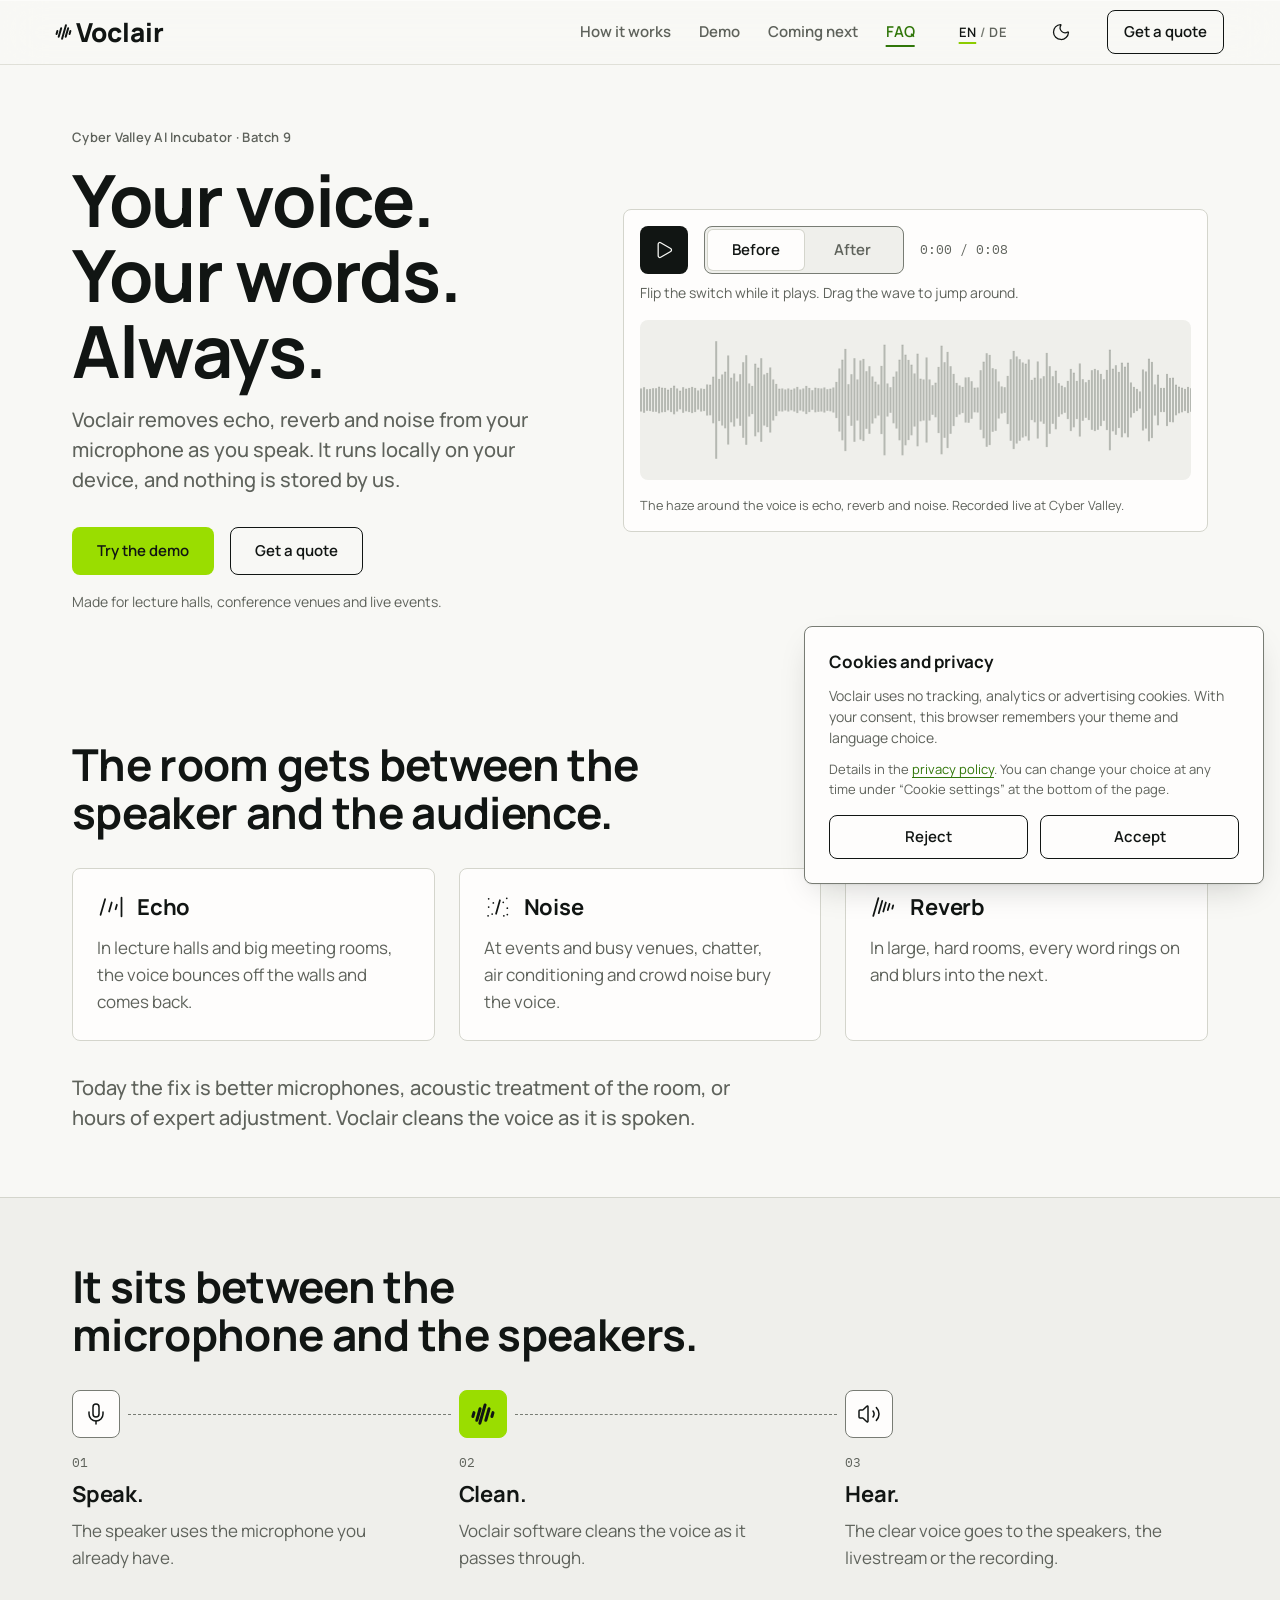
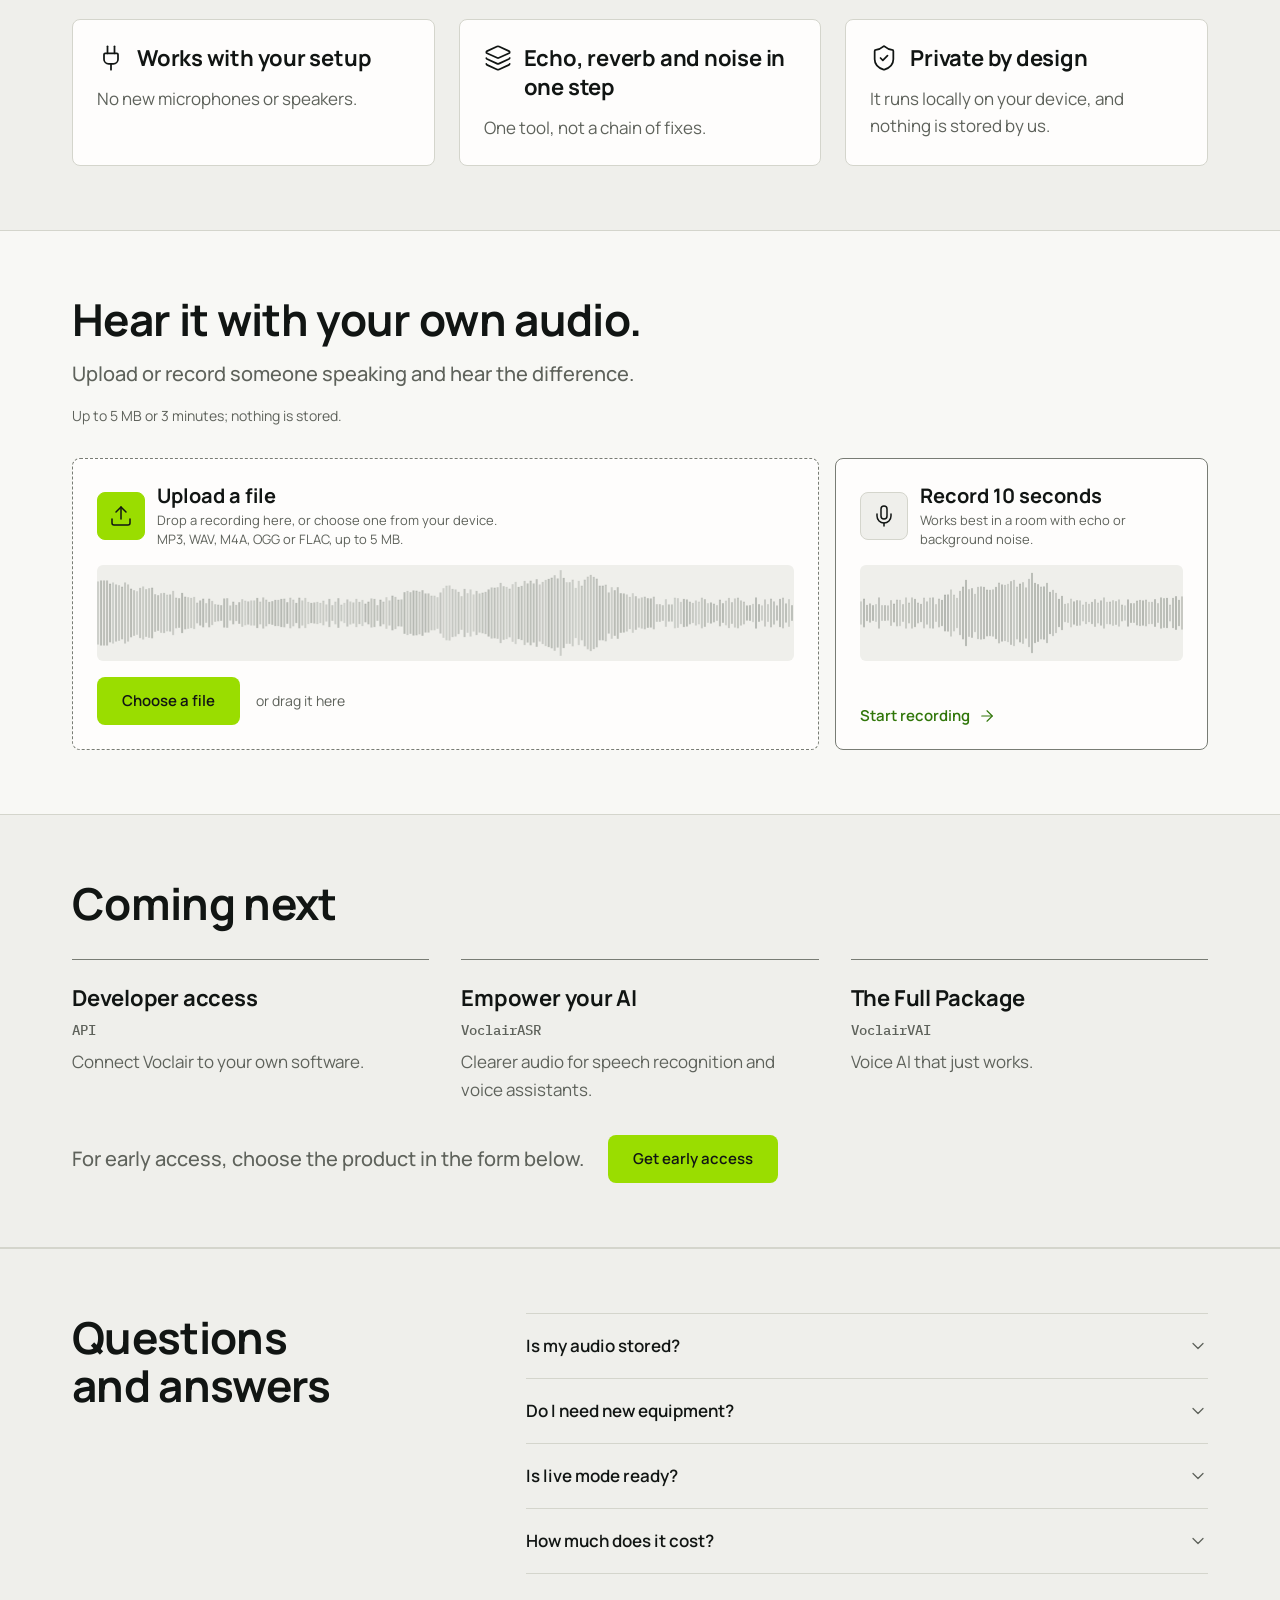
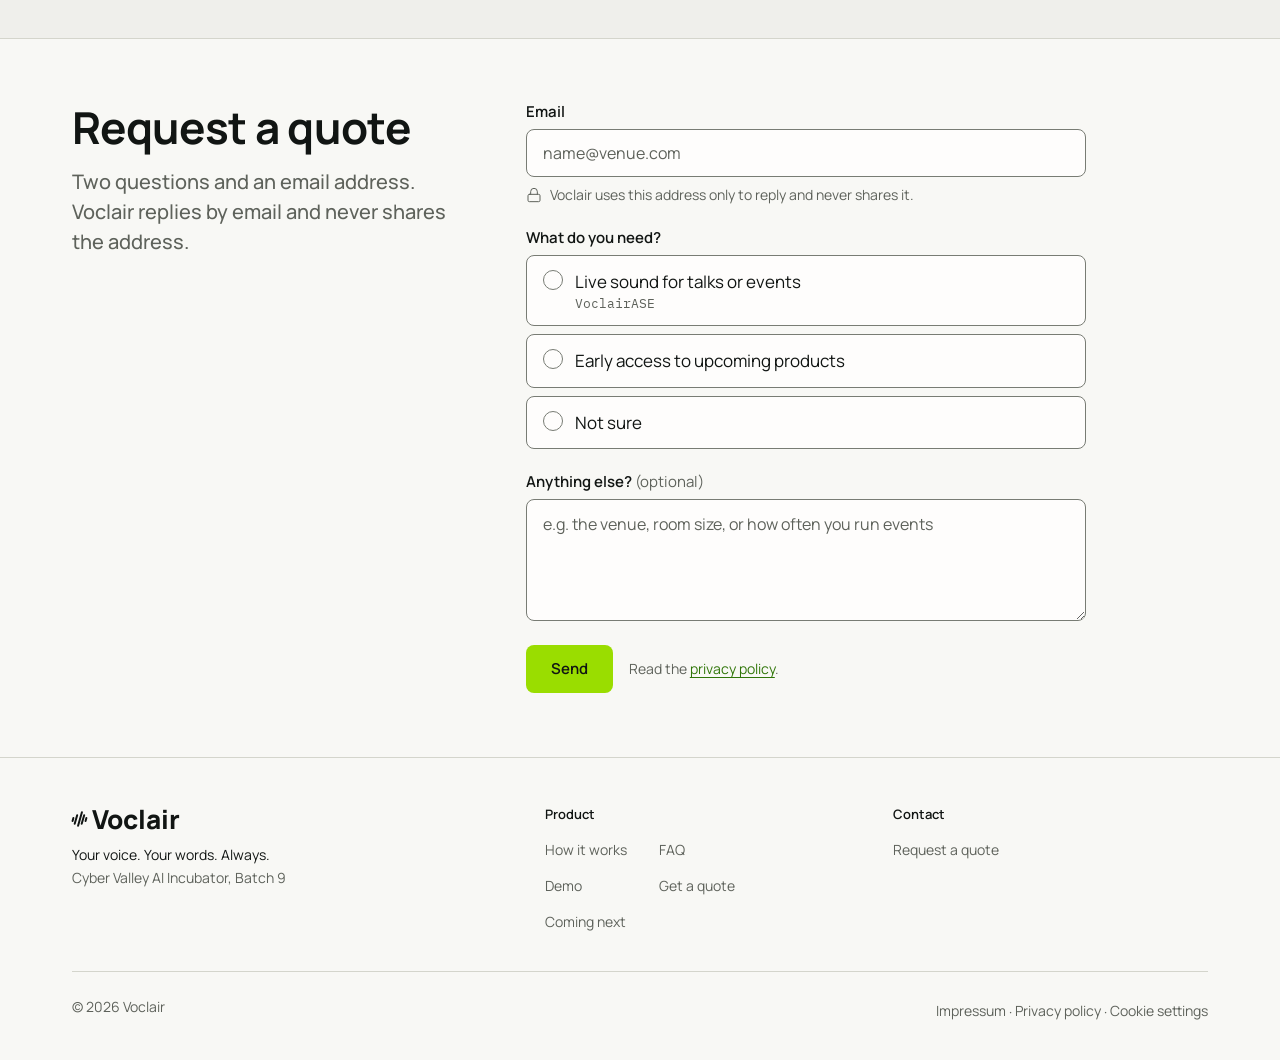
<file: index.html>
<!doctype html><html><head><meta charset=utf8><meta name=viewport content="width=device-width,initial-scale=1,viewport-fit=cover"><style>:root{color-scheme:light;box-sizing:border-box;padding-top:env(safe-area-inset-top,0px);padding-bottom:env(safe-area-inset-bottom,0px)}html{scroll-padding-top:env(safe-area-inset-top,0px)}body{margin:0;padding:0;font:14px -apple-system,BlinkMacSystemFont,sans-serif;background:#fff;color:#000}img{max-width:100%}[hidden]:not([hidden=until-found i]){display:none!important}</style></head><body>
<title>Voclair</title>
<script>document.body.classList.add("vc-page");</script>

<meta name="description" content="Voclair removes echo, reverb and noise from the microphone as people speak, in lecture halls and live venues. It runs on your own device, and nothing is stored.">
<meta property="og:title" content="Voclair: Your voice. Your words. Always.">
<meta property="og:description" content="Voclair removes echo, reverb and noise from the microphone as people speak, in lecture halls and live venues.">
<meta property="og:type" content="website">
<meta name="theme-color" content="#f8f8f5" media="(prefers-color-scheme: light)">
<meta name="theme-color" content="#0c110e" media="(prefers-color-scheme: dark)">
<link rel="icon" href="assets/img/favicon.svg" type="image/svg+xml">
<link rel="apple-touch-icon" href="assets/img/voclair-app-icon.svg">
<link rel="preload" href="assets/fonts/Manrope-Variable-latin.woff2" as="font" type="font/woff2" crossorigin>
<script>
  /* Theme before first paint: a saved choice, else a host's choice, else the system setting. */
  (function () { var d = document.documentElement, t = null; try { t = localStorage.getItem("voclair-theme"); } catch (e) {}
    d.setAttribute("data-theme", t || d.getAttribute("data-theme") || (window.matchMedia && matchMedia("(prefers-color-scheme: dark)").matches ? "dark" : "light"));
    d.classList.add("is-loading");
    /* Safety net: never leave the preloader up if a script fails to load. */
    setTimeout(function () { var p = document.getElementById("preloader"); if (p) { p.remove(); d.classList.remove("is-loading"); } }, 12000); })();
</script>
<link rel="stylesheet" href="assets/css/tokens.css">
<link rel="stylesheet" href="assets/css/voclair.css">
<link rel="stylesheet" href="assets/css/site.css">
<script src="assets/js/config.js?v=20261015-2312" defer></script>
<script src="assets/js/engine/voclair-engine-adapter.js" defer></script>
<script src="assets/js/voice-print.js" defer></script>
<script src="assets/js/voclair.js" defer></script>
<script src="assets/js/i18n.js" defer></script>
<script src="assets/js/consent.js" defer></script>
<script src="assets/js/site.js" defer></script>
<noscript><style>.vc-preloader { display: none; } html.is-loading body { overflow: auto; }</style></noscript>


<!-- PRELOADER:START -->
<div class="vc-preloader" id="preloader" aria-hidden="true">
  <div class="vc-preloader-wave"><canvas class="vc-wave" aria-hidden="true"></canvas></div>
  <div class="vc-preloader-id">
    <div class="vc-logo"><span class="vc-mark" aria-hidden="true"><i></i><i></i><i></i><i></i><i></i></span><span>Voclair</span></div>
    <p class="tagline">Your voice. Your words. Always.</p>
    <div class="vc-loader"><canvas aria-hidden="true"></canvas><span class="vc-loader-pct">0%</span></div>
  </div>
</div>
<!-- PRELOADER:END -->

<a class="skip-link" href="#main">Skip to content</a>

<header class="vc-topbar" data-vc="topbar">
  <div class="vc-topbar-inner">
    <a class="vc-logo" href="#top" aria-label="Voclair, back to top"><span class="vc-mark" aria-hidden="true"><i></i><i></i><i></i><i></i><i></i></span><span>Voclair</span></a>
    <nav class="vc-nav" aria-label="Main"><a href="#how">How it works</a><a href="#demo">Demo</a><a href="#next">Coming next</a><a href="#faq">FAQ</a></nav>
    <button class="vc-lang" type="button" aria-label="Language"><span data-l="en">EN</span><span class="vc-lang-sep" aria-hidden="true">/</span><span data-l="de">DE</span></button>
    <button class="vc-theme" type="button" aria-label="Switch theme"><span data-icon="moon" class="vc-i-moon"></span><span data-icon="sun" class="vc-i-sun"></span></button>
    <a class="vc-btn vc-btn-secondary vc-btn-sm" href="#quote" data-need="">Get a quote</a>
    <button class="vc-theme vc-menu-btn" type="button" aria-expanded="false" aria-controls="mobile-menu" aria-label="Open menu"><span data-icon="menu"></span></button>
  </div>
  <div class="vc-menu" id="mobile-menu" hidden>
    <nav class="vc-nav" aria-label="Main, mobile"><a href="#how">How it works</a><a href="#demo">Demo</a><a href="#next">Coming next</a><a href="#faq">FAQ</a></nav>
    <div class="vc-menu-foot"><span class="body-sm">Appearance</span><button class="vc-theme" type="button" aria-label="Switch theme"><span data-icon="moon" class="vc-i-moon"></span><span data-icon="sun" class="vc-i-sun"></span></button></div>
    <div class="vc-menu-foot"><span class="body-sm">Language</span><button class="vc-lang" type="button" aria-label="Language"><span data-l="en">EN</span><span class="vc-lang-sep" aria-hidden="true">/</span><span data-l="de">DE</span></button></div>
  </div>
</header>

<main id="main">

  <!-- 1. Hero -->
  <section id="top" class="hero" aria-labelledby="hero-title">
    <div class="vc-container hero-grid">
      <div class="hero-copy">
        <p class="eyebrow">Cyber Valley AI Incubator · Batch 9</p>
        <h1 class="display" id="hero-title">Your voice. Your words. Always.</h1>
        <p class="lead">Voclair removes echo, reverb and noise from your microphone as you speak. It runs locally on your device, and nothing is stored by us.</p>
      </div>
      <div class="hero-player">
        <div class="vc-player" data-vc="player" data-duration="8.14" id="hero-player">
          <div class="vc-player-row">
            <button class="vc-play" type="button" aria-label="Play"><span data-icon="play" class="vc-i-play"></span><span data-icon="pause" class="vc-i-pause"></span></button>
            <fieldset class="vc-ab"><legend>Version</legend>
              <input type="radio" name="ab-hero" id="ab-hero-b" value="before" checked><label for="ab-hero-b">Before</label>
              <input type="radio" name="ab-hero" id="ab-hero-a" value="after"><label for="ab-hero-a">After</label>
            </fieldset>
            <span class="vc-time">0:00 / 0:08</span>
          </div>
          <p class="vc-hint">Flip the switch while it plays. Drag the wave to jump around.</p>
          <div class="vc-player-wave"><canvas aria-hidden="true"></canvas></div>
          <p class="vc-caption hero-caption">The haze around the voice is echo, reverb and noise. Recorded live at Cyber Valley.<!-- Add once the clip uses the real-time version: <br>Processed exactly as it would be live. --></p>
        </div>
      </div>
      <div class="hero-actions">
        <div class="vc-btn-row">
          <a class="vc-btn vc-btn-primary" href="#demo">Try the demo</a>
          <a class="vc-btn vc-btn-secondary" href="#quote" data-need="">Get a quote</a>
        </div>
        <p class="body-sm">Made for lecture halls, conference venues and live events.</p>
      </div>
    </div>
  </section>

  <!-- 2. The problem -->
  <section id="problem" class="vc-section" aria-labelledby="problem-title">
    <div class="vc-container">
      <div class="section-head"><h2 class="heading" id="problem-title">The room gets between the speaker and the audience.</h2></div>
      <div class="vc-cards">
        <article class="vc-card"><span data-icon="echo"></span><h3 class="subheading">Echo</h3><p>In lecture halls and big meeting rooms, the voice bounces off the walls and comes back.</p></article>
        <article class="vc-card"><span data-icon="noise"></span><h3 class="subheading">Noise</h3><p>At events and busy venues, chatter, air conditioning and crowd noise bury the voice.</p></article>
        <article class="vc-card"><span data-icon="reverb"></span><h3 class="subheading">Reverb</h3><p>In large, hard rooms, every word rings on and blurs into the next.</p></article>
      </div>
      <p class="lead section-close">Today the fix is better microphones, acoustic treatment of the room, or hours of expert adjustment. Voclair cleans the voice as it is spoken.</p>
    </div>
  </section>

  <!-- 3. How it works -->
  <section id="how" class="vc-section band" aria-labelledby="how-title">
    <div class="vc-container">
      <div class="section-head"><h2 class="heading" id="how-title">It sits between the microphone and the speakers.</h2></div>
      <div class="vc-steps-wrap"><ol class="vc-steps">
        <li class="vc-step"><span class="vc-step-num"><span data-icon="mic"></span></span><span class="vc-step-k">01</span><h3 class="subheading">Speak.</h3><p>The speaker uses the microphone you already have.</p></li>
        <li class="vc-step"><span class="vc-step-num"><span class="vc-mark" style="--h:22px" aria-hidden="true"><i></i><i></i><i></i><i></i><i></i></span></span><span class="vc-step-k">02</span><h3 class="subheading">Clean.</h3><p>Voclair software cleans the voice as it passes through.</p></li>
        <li class="vc-step"><span class="vc-step-num"><span data-icon="volume-2"></span></span><span class="vc-step-k">03</span><h3 class="subheading">Hear.</h3><p>The clear voice goes to the speakers, the livestream or the recording.</p></li>
      </ol></div>
      <div class="vc-cards benefits">
        <article class="vc-card"><span data-icon="plug"></span><h3 class="subheading">Works with your setup</h3><p>No new microphones or speakers.</p></article>
        <article class="vc-card"><span data-icon="layers"></span><h3 class="subheading">Echo, reverb and noise in one step</h3><p>One tool, not a chain of fixes.</p></article>
        <article class="vc-card"><span data-icon="shield-check"></span><h3 class="subheading">Private by design</h3><p>It runs locally on your device, and nothing is stored by us.</p></article>
        <!-- Add once measured:
        <article class="vc-card"><span data-icon="timer"></span><h3 class="subheading">Barely any delay</h3><p>Under [X] ms.</p></article> -->
      </div>
    </div>
  </section>

  <!-- 4. Demo -->
  <section id="demo" class="vc-section" aria-labelledby="demo-title">
    <div class="vc-container">
      <div class="section-head">
        <h2 class="heading" id="demo-title">Hear it with your own audio.</h2>
        <p class="lead">Upload or record someone speaking and hear the difference.</p>
        <p class="body-sm">Up to 5 MB or 3 minutes; nothing is stored.</p>
      </div>

      <div class="demo" id="demo-app" data-stage="idle">
        <div class="demo-options">
          <!-- Primary path: a large drop zone -->
          <label class="demo-opt demo-opt-drop" id="demo-drop" for="demo-file">
            <span class="demo-opt-head"><span class="demo-opt-icon demo-icon-upload"><span data-icon="upload"></span></span><span class="demo-opt-text"><span class="demo-opt-title">Upload a file</span><span class="demo-opt-note">Drop a recording here, or choose one from your device. MP3, WAV, M4A, OGG or FLAC, up to 5&nbsp;MB.</span></span></span>
            <span class="demo-opt-wave" aria-hidden="true"><canvas data-vc="wave" data-state="before" data-seed="2.1"></canvas><canvas class="demo-wave-clean" data-vc="wave" data-state="after" data-seed="2.1"></canvas></span>
            <span class="demo-opt-foot"><span class="vc-btn vc-btn-primary demo-opt-btn">Choose a file</span><span class="demo-opt-hint">or drag it here</span></span>
            <span class="demo-opt-live"></span>
            <input type="file" id="demo-file" accept="audio/*,.mp3,.wav,.m4a,.ogg,.flac,.webm" class="vc-sr">
          </label>

          <button class="demo-opt" type="button" id="demo-record">
            <span class="demo-opt-head"><span class="demo-opt-icon demo-icon-mic"><span data-icon="mic"></span></span><span class="demo-opt-text"><span class="demo-opt-title">Record 10 seconds</span><span class="demo-opt-note">Works best in a room with echo or background noise.</span></span></span>
            <span class="demo-opt-wave" aria-hidden="true"><canvas data-vc="wave" data-state="before" data-seed="3.7"></canvas><canvas class="demo-wave-clean" data-vc="wave" data-state="after" data-seed="3.7"></canvas></span>
            <span class="demo-recorder" id="demo-recording" hidden>
              <span class="vc-status" data-live>Recording</span>
              <span class="demo-count" id="demo-count">0:10</span>
              <span class="demo-level" aria-hidden="true"><i id="demo-level"></i></span>
            </span>
            <span class="demo-opt-action" id="demo-record-action"><span data-icon="square" class="demo-stop-icon"></span><span class="demo-action-label">Start recording</span><span data-icon="arrow-right" class="demo-arrow"></span></span>
            <span class="demo-opt-live"></span>
          </button>
        </div>

        <!-- Moved by demo.js into the card that started the work -->
        <span class="demo-progress" id="demo-progress" role="status" hidden>
          <span class="vc-status" data-live id="demo-stage-text">Reading the recording…</span>
          <span class="demo-bar" aria-hidden="true"></span>
          <span class="body-sm" id="demo-typical" hidden></span>
        </span>
        <span class="demo-done" id="demo-done" hidden><span data-icon="check"></span>Cleaned. Listen below.</span>

        <p class="vc-error demo-error" id="demo-error" role="alert" hidden><span data-icon="circle-alert"></span><span id="demo-error-text"></span></p>

        <div class="demo-results" id="demo-results" hidden>
          <div class="vc-player" data-vc="player" data-duration="10" id="demo-player">
            <div class="vc-player-row">
              <button class="vc-play" type="button" aria-label="Play"><span data-icon="play" class="vc-i-play"></span><span data-icon="pause" class="vc-i-pause"></span></button>
              <fieldset class="vc-ab"><legend>Version</legend>
                <input type="radio" name="ab-demo" id="ab-demo-b" value="before" checked><label for="ab-demo-b">Before</label>
                <input type="radio" name="ab-demo" id="ab-demo-a" value="after"><label for="ab-demo-a">After</label>
              </fieldset>
              <span class="vc-time">0:00 / 0:10</span>
            </div>
            <p class="vc-hint">Flip the switch while it plays. Drag the wave to jump around.</p>
            <div class="vc-player-wave"><canvas aria-hidden="true"></canvas></div>
            <p class="vc-caption" id="demo-caption">Your recording, before and after.<!-- Add once the demo uses the real-time version: <br>Processed exactly as it would be live. --></p>
          </div>
          <p class="vc-note demo-stub" id="demo-stub" hidden><span data-icon="info"></span><span>Preview build: the cleaning model is not connected yet, so After plays the original recording.</span></p>
          <div class="vc-btn-row">
            <a class="vc-btn vc-btn-primary" id="demo-download" href="#" download="voclair-clean"><span data-icon="download"></span>Download the clean version</a>
          </div>

          <details class="demo-details" id="demo-details">
            <summary><span>Show details</span><span data-icon="chevron-down"></span></summary>
            <div class="spectro-grid">
              <figure><canvas class="spectro" id="spectro-before" aria-hidden="true"></canvas><figcaption class="vc-caption">Before: spectrogram (time left to right, pitch bottom to top)</figcaption></figure>
              <figure><canvas class="spectro" id="spectro-after" aria-hidden="true"></canvas><figcaption class="vc-caption">After: spectrogram</figcaption></figure>
            </div>
          </details>

          <details class="demo-details" id="demo-transcript">
            <summary><span>Preview: clearer audio, clearer transcripts (coming next)</span><span data-icon="chevron-down"></span></summary>
            <div class="transcript" id="transcript-body">
              <p class="vc-status" data-live id="transcript-status" hidden>Transcribing both versions…</p>
            </div>
          </details>

          <div class="demo-close">
            <p class="lead">To use Voclair in a venue, describe it in the quote form and Voclair will reply with a price.</p>
            <a class="vc-btn vc-btn-secondary" href="#quote" data-need="live">Get a quote</a>
          </div>
        </div>
      </div>
    </div>
  </section>

  <!-- 5. Coming next -->
  <section id="next" class="vc-section band" aria-labelledby="next-title">
    <div class="vc-container">
      <div class="section-head"><h2 class="heading" id="next-title">Coming next</h2></div>
      <ul class="next-list">
        <li><h3 class="subheading">Developer access</h3><span class="code">API</span><p>Connect Voclair to your own software.</p></li>
        <li><h3 class="subheading">Empower your AI</h3><span class="code">VoclairASR</span><p>Clearer audio for speech recognition and voice assistants.</p></li>
        <li><h3 class="subheading">The Full Package</h3><span class="code">VoclairVAI</span><p>Voice AI that just works.</p></li>
      </ul>
      <div class="next-close">
        <p class="lead">For early access, choose the product in the form below.</p>
        <a class="vc-btn vc-btn-primary" href="#quote" data-need="early">Get early access</a>
      </div>
    </div>
  </section>


  <!-- 7. FAQ (only questions with confirmed answers) -->
  <section id="faq" class="vc-section band" aria-labelledby="faq-title">
    <div class="vc-container faq-grid">
      <div class="section-head"><h2 class="heading" id="faq-title">Questions and answers</h2></div>
      <div class="vc-accordion">
        <details><summary>Is my audio stored?<span data-icon="chevron-down"></span></summary><div class="vc-answer"><p>No. Voclair runs on your own device, and nothing is kept.</p></div></details>
        <details><summary>Do I need new equipment?<span data-icon="chevron-down"></span></summary><div class="vc-answer"><p>No. Voclair is software. It works with the microphones and speakers you already have.</p></div></details>
        <!-- Add when answered: What does it run on? · What if it fails during a talk? · Does it work with music? · How much delay does it add? -->
        <details><summary>Is live mode ready?<span data-icon="chevron-down"></span></summary><div class="vc-answer"><p>Live mode is in testing. The result can be heard on a recording today.</p></div></details>
        <details><summary>How much does it cost?<span data-icon="chevron-down"></span></summary><div class="vc-answer"><p>Pricing depends on the venue and how Voclair is used. Request a quote, and Voclair will reply by email.</p></div></details>
      </div>
    </div>
  </section>

  <!-- 8. Get a quote -->
  <section id="quote" class="vc-section" aria-labelledby="quote-title">
    <div class="vc-container quote-grid">
      <div class="section-head">
        <h2 class="heading" id="quote-title">Request a quote</h2>
        <p class="lead" id="quote-sub">Two questions and an email address. Voclair replies by email and never shares the address.</p>
      </div>
      <div id="quote-slot">
        <form class="vc-form" id="quote-form" novalidate>
          <div class="vc-field">
            <label class="vc-label" for="q-email">Email</label>
            <input class="vc-input" id="q-email" name="email" type="email" autocomplete="email" inputmode="email" required aria-describedby="q-email-note" placeholder="name@venue.com">
            <p class="vc-error" id="q-email-err" hidden><span data-icon="circle-alert"></span><span>Enter an email address like name@venue.com.</span></p>
            <p class="vc-note" id="q-email-note"><span data-icon="lock"></span>Voclair uses this address only to reply and never shares it.</p>
          </div>

          <fieldset class="vc-choices" id="q-need">
            <legend>What do you need?</legend>
            <label class="vc-choice"><input class="vc-radio" type="radio" name="need" id="q-need-live" value="live"><span>Live sound for talks or events<small>VoclairASE</small></span></label>
            <label class="vc-choice"><input class="vc-radio" type="radio" name="need" id="q-need-early" value="early"><span>Early access to upcoming products</span></label>
            <div class="vc-subchoices" id="q-early" hidden>
              <label class="vc-checkline"><input class="vc-check" type="checkbox" name="early" id="q-early-api" value="api"><span>Developer access</span></label>
              <label class="vc-checkline"><input class="vc-check" type="checkbox" name="early" id="q-early-asr" value="transcripts"><span>Empower your AI</span></label>
              <label class="vc-checkline"><input class="vc-check" type="checkbox" name="early" id="q-early-vai" value="captions"><span>The Full Package</span></label>
              <label class="vc-checkline"><input class="vc-check" type="checkbox" name="notify" id="q-notify" value="yes"><span>Email me when it is available</span></label>
            </div>
            <label class="vc-choice"><input class="vc-radio" type="radio" name="need" id="q-need-unsure" value="unsure"><span>Not sure</span></label>
          </fieldset>

          <div class="vc-field">
            <label class="vc-label" for="q-more">Anything else? <span class="vc-opt">(optional)</span></label>
            <textarea class="vc-input" id="q-more" name="more" rows="4" placeholder="e.g. the venue, room size, or how often you run events"></textarea>
          </div>

          <div class="vc-hp" aria-hidden="true"><label for="q-website">Website</label><input id="q-website" name="website" type="text" tabindex="-1" autocomplete="off"></div>

          <p class="vc-error" id="q-send-err" role="alert" hidden><span data-icon="circle-alert"></span><span>The message could not be sent. Check the connection and try again.</span></p>
          <div class="quote-submit">
            <button class="vc-btn vc-btn-primary" type="submit" id="q-send">Send</button>
            <p class="body-sm">Read the <a class="vc-link" href="privacy.html">privacy policy</a>.</p>
          </div>
        </form>
      </div>
    </div>
  </section>
</main>

<footer class="vc-footer">
  <div class="vc-container">
    <div class="vc-footer-grid">
      <div>
        <a class="vc-logo" href="#top"><span class="vc-mark" aria-hidden="true"><i></i><i></i><i></i><i></i><i></i></span><span>Voclair</span></a>
        <p class="footer-line">Your voice. Your words. Always.</p>
        <p>Cyber Valley AI Incubator, Batch 9</p>
      </div>
      <div><h2>Product</h2><ul class="footer-cols"><li><a href="#how">How it works</a></li><li><a href="#demo">Demo</a></li><li><a href="#next">Coming next</a></li><li><a href="#faq">FAQ</a></li><li><a href="#quote" data-need="">Get a quote</a></li></ul></div>
      <div><h2>Contact</h2><ul id="footer-contact"><li><a href="#quote" data-need="">Request a quote</a></li></ul></div>
    </div>
    <div class="vc-footer-base"><span>© 2026 Voclair</span><span><a href="impressum.html">Impressum</a> · <a href="privacy.html">Privacy policy</a> · <a href="#" data-consent-open>Cookie settings</a></span></div>
  </div>
</footer>

</body></html>
</file>
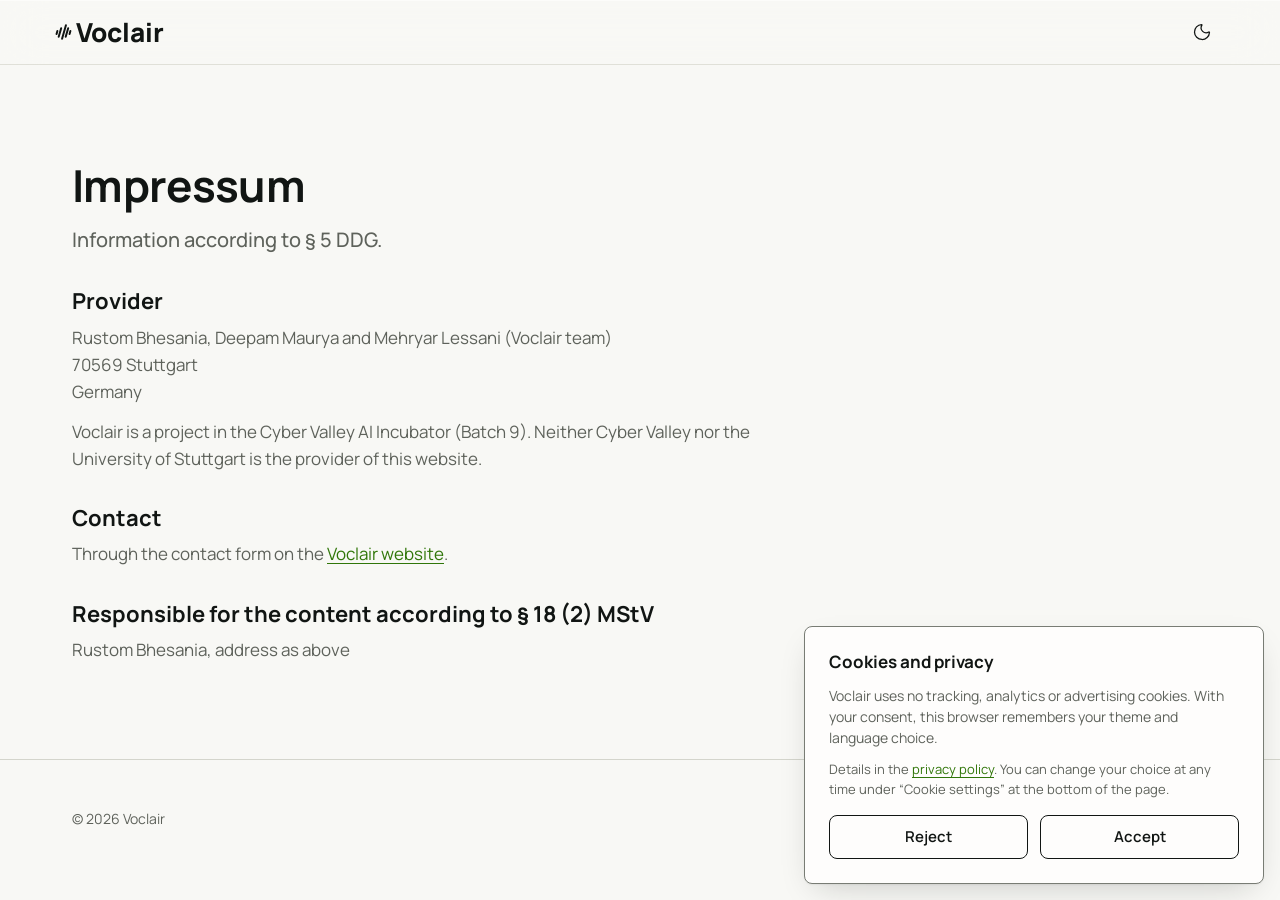
<file: impressum.html>
<!doctype html>
<html lang="en-GB">
<head>
<meta charset="utf-8">
<meta name="robots" content="noindex">
<meta name="viewport" content="width=device-width, initial-scale=1, viewport-fit=cover">
<title>Impressum · Voclair</title>
<meta name="description" content="Voclair removes echo, reverb and noise from the microphone as people speak, in lecture halls and live venues. It runs on your own device, and nothing is stored.">
<meta property="og:title" content="Voclair: Your voice. Your words. Always.">
<meta property="og:description" content="Voclair removes echo, reverb and noise from the microphone as people speak, in lecture halls and live venues.">
<meta property="og:type" content="website">
<meta name="theme-color" content="#f8f8f5" media="(prefers-color-scheme: light)">
<meta name="theme-color" content="#0c110e" media="(prefers-color-scheme: dark)">
<link rel="icon" href="assets/img/favicon.svg" type="image/svg+xml">
<link rel="apple-touch-icon" href="assets/img/voclair-app-icon.svg">
<link rel="preload" href="assets/fonts/Manrope-Variable-latin.woff2" as="font" type="font/woff2" crossorigin>
<script>
  /* Theme before first paint: a saved choice, else a host's choice, else the system setting. */
  (function () { var d = document.documentElement, t = null; try { t = localStorage.getItem("voclair-theme"); } catch (e) {}
    d.setAttribute("data-theme", t || d.getAttribute("data-theme") || (window.matchMedia && matchMedia("(prefers-color-scheme: dark)").matches ? "dark" : "light"));
})();
</script>
<link rel="stylesheet" href="assets/css/tokens.css">
<link rel="stylesheet" href="assets/css/voclair.css">
<link rel="stylesheet" href="assets/css/site.css">
<script src="assets/js/voclair.js" defer></script>
<script src="assets/js/consent.js" defer></script>
<script>document.addEventListener("DOMContentLoaded", function () { Voclair.theme.init(); Voclair.init(); });</script>
</head>
<body class="vc-page">
<header class="vc-topbar">
  <div class="vc-topbar-inner">
    <a class="vc-logo" href="index.html" aria-label="Voclair, home"><span class="vc-mark" aria-hidden="true"><i></i><i></i><i></i><i></i><i></i></span><span>Voclair</span></a>
    <button class="vc-theme" type="button" data-vc="theme" aria-label="Switch theme"><span data-icon="moon" class="vc-i-moon"></span><span data-icon="sun" class="vc-i-sun"></span></button>
  </div>
</header>
<main class="plain"><div class="vc-container">
<div class="section-head"><h1 class="heading">Impressum</h1><p class="lead">Information according to § 5 DDG.</p></div>
<!-- STILL REQUIRED BEFORE LAUNCH (§ 5 DDG): a full street address (no P.O. box) and an email address. Have it checked by the incubator's legal contact. -->
<h2>Provider</h2>
<p>Rustom Bhesania, Deepam Maurya and Mehryar Lessani (Voclair team)<br>70569 Stuttgart<br>Germany</p>
<p>Voclair is a project in the Cyber Valley AI Incubator (Batch 9). Neither Cyber Valley nor the University of Stuttgart is the provider of this website.</p>
<h2>Contact</h2>
<p>Through the contact form on the <a class="vc-link" href="index.html#quote">Voclair website</a>.</p>
<h2>Responsible for the content according to § 18 (2) MStV</h2>
<p>Rustom Bhesania, address as above</p>
</div></main>
<footer class="vc-footer"><div class="vc-container"><div class="vc-footer-base" style="border:0;margin:0;padding:0"><span>© 2026 Voclair</span><span><a href="impressum.html">Impressum</a> · <a href="privacy.html">Privacy policy</a> · <a href="#" data-consent-open>Cookie settings</a></span></div></div></footer>
</body>
</html>
</file>
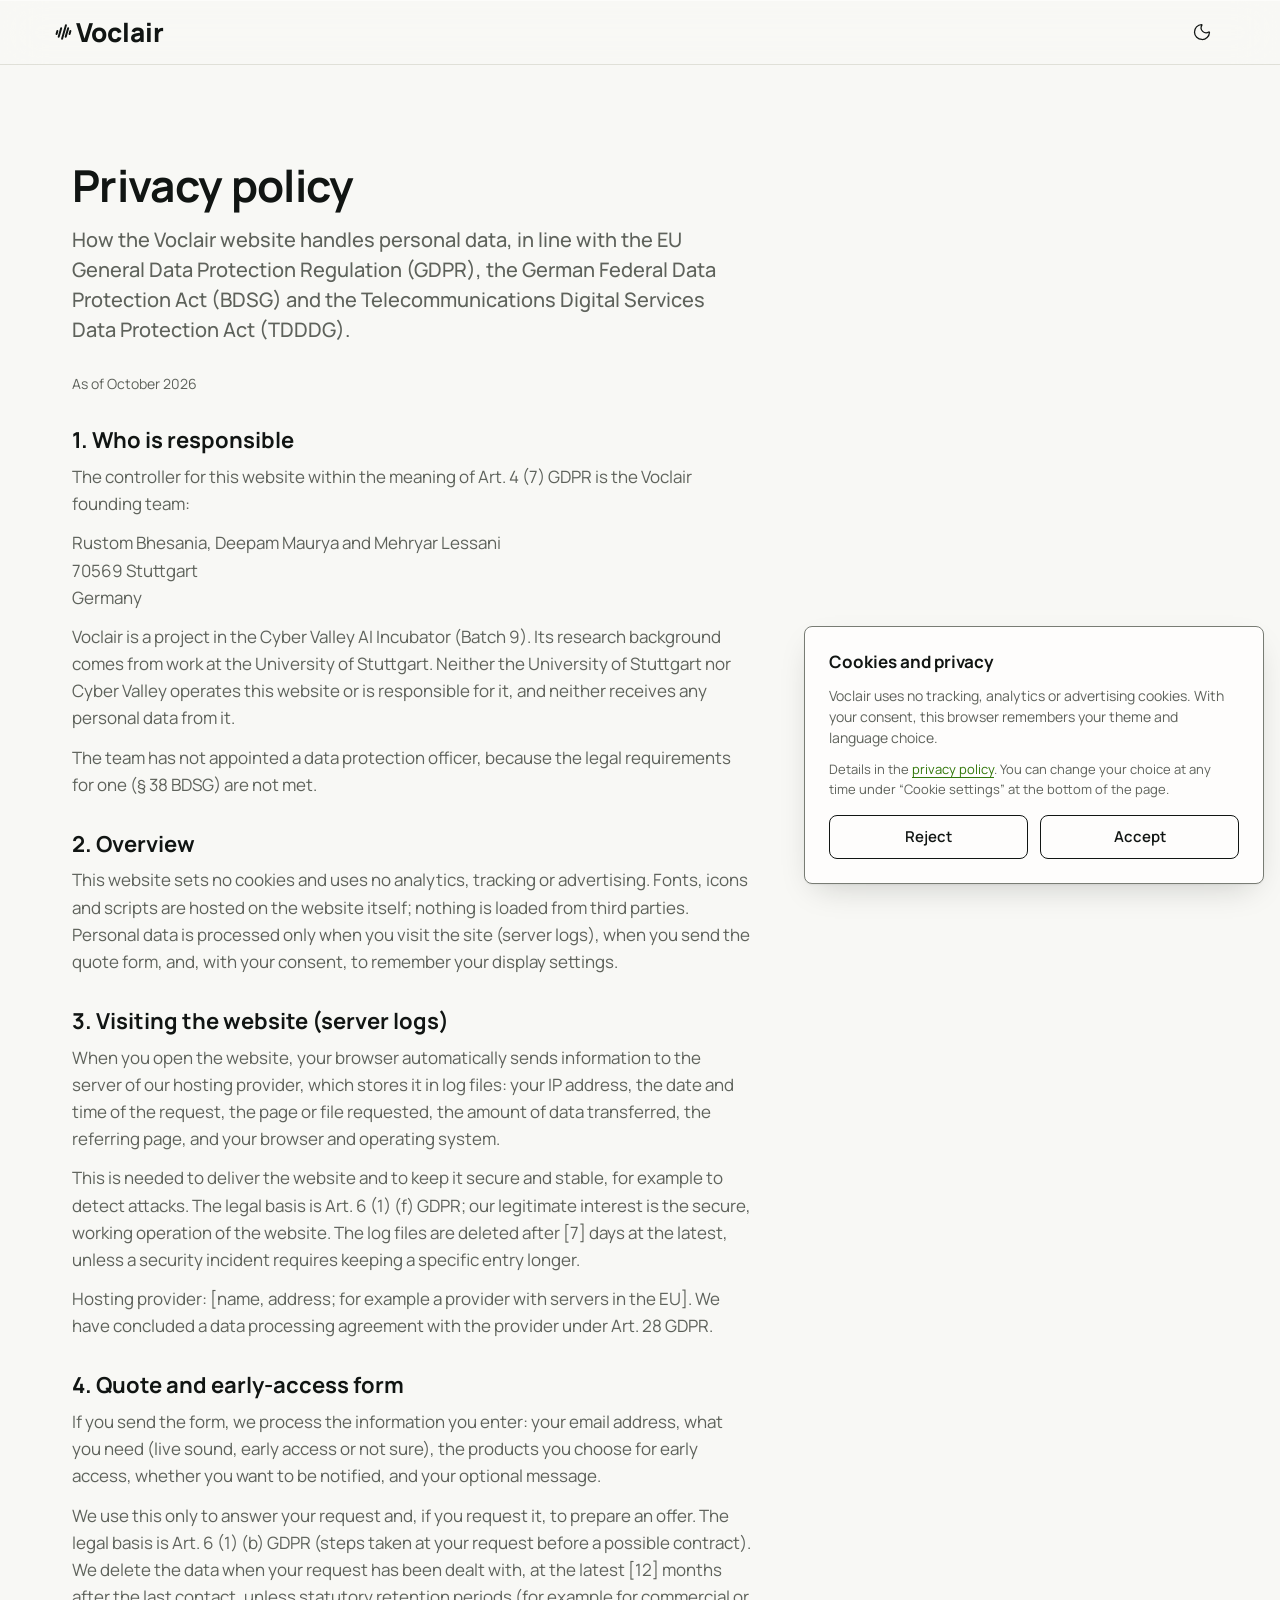
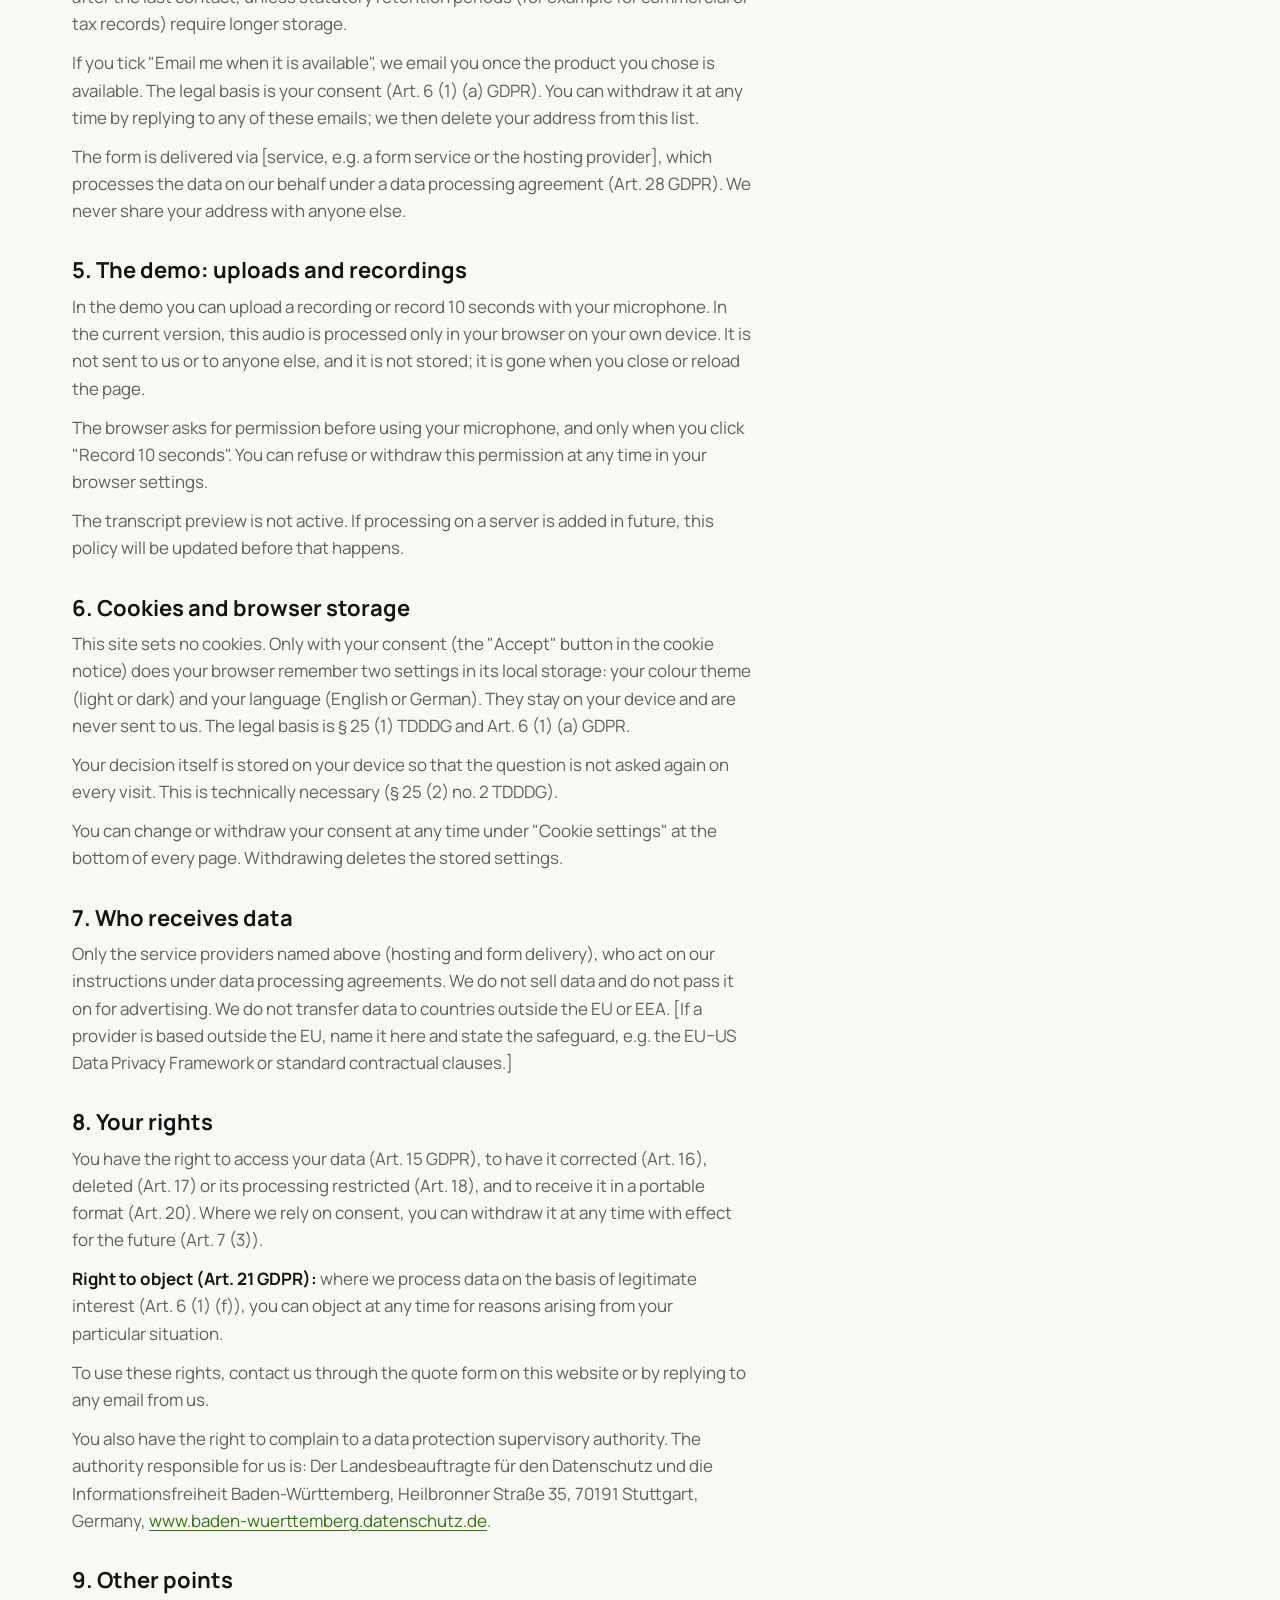
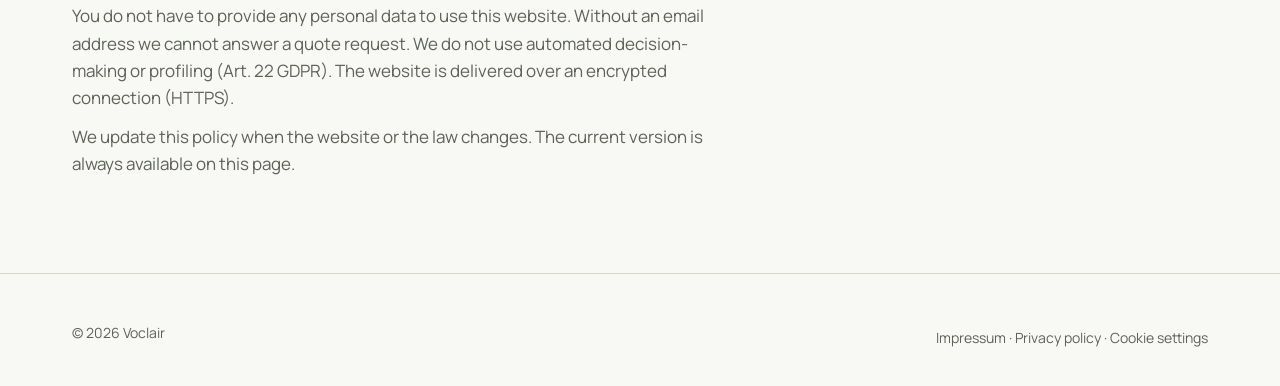
<file: privacy.html>
<!doctype html>
<html lang="en-GB">
<head>
<meta charset="utf-8">
<meta name="robots" content="noindex">
<meta name="viewport" content="width=device-width, initial-scale=1, viewport-fit=cover">
<title>Privacy policy · Voclair</title>
<meta name="description" content="Voclair removes echo, reverb and noise from the microphone as people speak, in lecture halls and live venues. It runs on your own device, and nothing is stored.">
<meta property="og:title" content="Voclair: Your voice. Your words. Always.">
<meta property="og:description" content="Voclair removes echo, reverb and noise from the microphone as people speak, in lecture halls and live venues.">
<meta property="og:type" content="website">
<meta name="theme-color" content="#f8f8f5" media="(prefers-color-scheme: light)">
<meta name="theme-color" content="#0c110e" media="(prefers-color-scheme: dark)">
<link rel="icon" href="assets/img/favicon.svg" type="image/svg+xml">
<link rel="apple-touch-icon" href="assets/img/voclair-app-icon.svg">
<link rel="preload" href="assets/fonts/Manrope-Variable-latin.woff2" as="font" type="font/woff2" crossorigin>
<script>
  /* Theme before first paint: a saved choice, else a host's choice, else the system setting. */
  (function () { var d = document.documentElement, t = null; try { t = localStorage.getItem("voclair-theme"); } catch (e) {}
    d.setAttribute("data-theme", t || d.getAttribute("data-theme") || (window.matchMedia && matchMedia("(prefers-color-scheme: dark)").matches ? "dark" : "light"));
})();
</script>
<link rel="stylesheet" href="assets/css/tokens.css">
<link rel="stylesheet" href="assets/css/voclair.css">
<link rel="stylesheet" href="assets/css/site.css">
<script src="assets/js/voclair.js" defer></script>
<script src="assets/js/consent.js" defer></script>
<script>document.addEventListener("DOMContentLoaded", function () { Voclair.theme.init(); Voclair.init(); });</script>
</head>
<body class="vc-page">
<header class="vc-topbar">
  <div class="vc-topbar-inner">
    <a class="vc-logo" href="index.html" aria-label="Voclair, home"><span class="vc-mark" aria-hidden="true"><i></i><i></i><i></i><i></i><i></i></span><span>Voclair</span></a>
    <button class="vc-theme" type="button" data-vc="theme" aria-label="Switch theme"><span data-icon="moon" class="vc-i-moon"></span><span data-icon="sun" class="vc-i-sun"></span></button>
  </div>
</header>
<main class="plain"><div class="vc-container">
<div class="section-head"><h1 class="heading">Privacy policy</h1><p class="lead">How the Voclair website handles personal data, in line with the EU General Data Protection Regulation (GDPR), the German Federal Data Protection Act (BDSG) and the Telecommunications Digital Services Data Protection Act (TDDDG).</p><p class="body-sm">As of October 2026</p></div>
<!-- BEFORE LAUNCH: replace every [bracketed] item. Have the final text checked by the incubator's legal contact. -->

<h2>1. Who is responsible</h2>
<p>The controller for this website within the meaning of Art. 4 (7) GDPR is the Voclair founding team:</p>
<p>Rustom Bhesania, Deepam Maurya and Mehryar Lessani<br>70569 Stuttgart<br>Germany</p>
<p>Voclair is a project in the Cyber Valley AI Incubator (Batch 9). Its research background comes from work at the University of Stuttgart. Neither the University of Stuttgart nor Cyber Valley operates this website or is responsible for it, and neither receives any personal data from it.</p>
<p>The team has not appointed a data protection officer, because the legal requirements for one (§ 38 BDSG) are not met.</p>

<h2>2. Overview</h2>
<p>This website sets no cookies and uses no analytics, tracking or advertising. Fonts, icons and scripts are hosted on the website itself; nothing is loaded from third parties. Personal data is processed only when you visit the site (server logs), when you send the quote form, and, with your consent, to remember your display settings.</p>

<h2>3. Visiting the website (server logs)</h2>
<p>When you open the website, your browser automatically sends information to the server of our hosting provider, which stores it in log files: your IP address, the date and time of the request, the page or file requested, the amount of data transferred, the referring page, and your browser and operating system.</p>
<p>This is needed to deliver the website and to keep it secure and stable, for example to detect attacks. The legal basis is Art. 6 (1) (f) GDPR; our legitimate interest is the secure, working operation of the website. The log files are deleted after [7] days at the latest, unless a security incident requires keeping a specific entry longer.</p>
<p>Hosting provider: [name, address; for example a provider with servers in the EU]. We have concluded a data processing agreement with the provider under Art. 28 GDPR.</p>

<h2>4. Quote and early-access form</h2>
<p>If you send the form, we process the information you enter: your email address, what you need (live sound, early access or not sure), the products you choose for early access, whether you want to be notified, and your optional message.</p>
<p>We use this only to answer your request and, if you request it, to prepare an offer. The legal basis is Art. 6 (1) (b) GDPR (steps taken at your request before a possible contract). We delete the data when your request has been dealt with, at the latest [12] months after the last contact, unless statutory retention periods (for example for commercial or tax records) require longer storage.</p>
<p>If you tick "Email me when it is available", we email you once the product you chose is available. The legal basis is your consent (Art. 6 (1) (a) GDPR). You can withdraw it at any time by replying to any of these emails; we then delete your address from this list.</p>
<p>The form is delivered via [service, e.g. a form service or the hosting provider], which processes the data on our behalf under a data processing agreement (Art. 28 GDPR). We never share your address with anyone else.</p>

<h2>5. The demo: uploads and recordings</h2>
<p>In the demo you can upload a recording or record 10 seconds with your microphone. In the current version, this audio is processed only in your browser on your own device. It is not sent to us or to anyone else, and it is not stored; it is gone when you close or reload the page.</p>
<p>The browser asks for permission before using your microphone, and only when you click "Record 10 seconds". You can refuse or withdraw this permission at any time in your browser settings.</p>
<p>The transcript preview is not active. If processing on a server is added in future, this policy will be updated before that happens.</p>

<h2>6. Cookies and browser storage</h2>
<p>This site sets no cookies. Only with your consent (the "Accept" button in the cookie notice) does your browser remember two settings in its local storage: your colour theme (light or dark) and your language (English or German). They stay on your device and are never sent to us. The legal basis is § 25 (1) TDDDG and Art. 6 (1) (a) GDPR.</p>
<p>Your decision itself is stored on your device so that the question is not asked again on every visit. This is technically necessary (§ 25 (2) no. 2 TDDDG).</p>
<p>You can change or withdraw your consent at any time under "Cookie settings" at the bottom of every page. Withdrawing deletes the stored settings.</p>

<h2>7. Who receives data</h2>
<p>Only the service providers named above (hosting and form delivery), who act on our instructions under data processing agreements. We do not sell data and do not pass it on for advertising. We do not transfer data to countries outside the EU or EEA. [If a provider is based outside the EU, name it here and state the safeguard, e.g. the EU–US Data Privacy Framework or standard contractual clauses.]</p>

<h2>8. Your rights</h2>
<p>You have the right to access your data (Art. 15 GDPR), to have it corrected (Art. 16), deleted (Art. 17) or its processing restricted (Art. 18), and to receive it in a portable format (Art. 20). Where we rely on consent, you can withdraw it at any time with effect for the future (Art. 7 (3)).</p>
<p><strong>Right to object (Art. 21 GDPR):</strong> where we process data on the basis of legitimate interest (Art. 6 (1) (f)), you can object at any time for reasons arising from your particular situation.</p>
<p>To use these rights, contact us through the quote form on this website or by replying to any email from us.</p>
<p>You also have the right to complain to a data protection supervisory authority. The authority responsible for us is: Der Landesbeauftragte für den Datenschutz und die Informationsfreiheit Baden-Württemberg, Heilbronner Straße 35, 70191 Stuttgart, Germany, <a class="vc-link" href="https://www.baden-wuerttemberg.datenschutz.de">www.baden-wuerttemberg.datenschutz.de</a>.</p>

<h2>9. Other points</h2>
<p>You do not have to provide any personal data to use this website. Without an email address we cannot answer a quote request. We do not use automated decision-making or profiling (Art. 22 GDPR). The website is delivered over an encrypted connection (HTTPS).</p>
<p>We update this policy when the website or the law changes. The current version is always available on this page.</p>
</div></main>
<footer class="vc-footer"><div class="vc-container"><div class="vc-footer-base" style="border:0;margin:0;padding:0"><span>© 2026 Voclair</span><span><a href="impressum.html">Impressum</a> · <a href="privacy.html">Privacy policy</a> · <a href="#" data-consent-open>Cookie settings</a></span></div></div></footer>
</body>
</html>
</file>
<file: assets/css/tokens.css>
/* Voclair — generated from tokens.json */
@font-face { font-family: "Manrope"; src: url("../fonts/Manrope-Variable-latin.woff2") format("woff2"); font-weight: 200 800; font-style: normal; font-display: swap; }
@font-face { font-family: "IBM Plex Mono"; src: url("../fonts/IBMPlexMono-Regular-latin.woff2") format("woff2"); font-weight: 400; font-style: normal; font-display: swap; }
@font-face { font-family: "IBM Plex Mono"; src: url("../fonts/IBMPlexMono-Medium-latin.woff2") format("woff2"); font-weight: 500; font-style: normal; font-display: swap; }
:root, [data-theme="light"] {
  --surface: oklch(0.978 0.004 100);
  --surface-raised: oklch(0.995 0.002 100);
  --surface-sunken: oklch(0.952 0.006 110);
  --line: oklch(0.87 0.012 110);
  --line-strong: oklch(0.58 0.012 130);
  --ink: oklch(0.19 0.008 160);
  --ink-muted: oklch(0.49 0.012 130);
  --lime: oklch(0.82 0.22 128);
  --lime-hover: oklch(0.77 0.21 128);
  --on-lime: oklch(0.19 0.008 160);
  --lime-soft: oklch(0.95 0.055 125);
  --green-text: oklch(0.5 0.15 138);
  --wave-clean: oklch(0.77 0.23 127);
  --wave-clean-deep: oklch(0.56 0.15 139);
  --wave-haze: oklch(0.72 0.01 130);
  --status-live: oklch(0.56 0.15 139);
  --focus-ring: oklch(0.5 0.15 138);
  --danger: oklch(0.53 0.19 29);
  --warning: oklch(0.55 0.13 70);
  --scrim: #11151373;
  --shadow-float: 0 12px 32px -12px rgba(17, 21, 19, 0.22), 0 1px 2px rgba(17, 21, 19, 0.06);
}
[data-theme="dark"] {
  --surface: oklch(0.17 0.01 160);
  --surface-raised: oklch(0.205 0.01 160);
  --surface-sunken: oklch(0.14 0.01 160);
  --line: oklch(0.29 0.012 160);
  --line-strong: oklch(0.56 0.012 150);
  --ink: oklch(0.95 0.005 100);
  --ink-muted: oklch(0.74 0.012 130);
  --lime: oklch(0.82 0.22 128);
  --lime-hover: oklch(0.87 0.2 128);
  --on-lime: oklch(0.19 0.008 160);
  --lime-soft: oklch(0.27 0.055 135);
  --green-text: oklch(0.82 0.22 128);
  --wave-clean: oklch(0.82 0.22 128);
  --wave-clean-deep: oklch(0.62 0.17 136);
  --wave-haze: oklch(0.45 0.01 150);
  --status-live: oklch(0.82 0.22 128);
  --focus-ring: oklch(0.82 0.22 128);
  --danger: oklch(0.74 0.15 29);
  --warning: oklch(0.8 0.13 75);
  --scrim: #00000099;
  --shadow-float: 0 12px 32px -12px rgba(0, 0, 0, 0.7), 0 0 0 1px rgba(239, 239, 235, 0.06);
}
:root {
  --space-1: 4px;
  --space-2: 8px;
  --space-3: 12px;
  --space-4: 16px;
  --space-6: 24px;
  --space-8: 32px;
  --space-12: 48px;
  --space-16: 64px;
  --space-24: 96px;
  --space-32: 128px;
  --radius: 8px;
  --radius-full: 9999px;
  --size-touch: 44px;
  --size-control: 48px;
  --size-topbar: 64px;
  --size-icon: 20px;
  --size-measure: 680px;
  --size-container: 1200px;
  --z-topbar: 50;
  --z-menu: 60;
  --z-preloader: 100;
  --font-sans: "Manrope", "Segoe UI", system-ui, sans-serif;
  --font-mono: "IBM Plex Mono", ui-monospace, "SF Mono", Menlo, monospace;
}
.wordmark { font-family: var(--font-sans); font-size: 180px; line-height: 1.1; font-weight: 800; letter-spacing: 0; }
.tagline { font-family: var(--font-sans); font-size: 15px; line-height: 1.4; font-weight: 500; letter-spacing: 0; }
.display { font-family: var(--font-sans); font-size: 72px; line-height: 1.05; font-weight: 700; letter-spacing: -0.02em; }
.heading { font-family: var(--font-sans); font-size: 44px; line-height: 1.1; font-weight: 700; letter-spacing: -0.015em; }
.subheading { font-family: var(--font-sans); font-size: 22px; line-height: 1.3; font-weight: 700; letter-spacing: -0.01em; }
.lead { font-family: var(--font-sans); font-size: 20px; line-height: 1.5; font-weight: 500; letter-spacing: 0; }
.body { font-family: var(--font-sans); font-size: 17px; line-height: 1.6; font-weight: 400; letter-spacing: 0; }
.body-sm { font-family: var(--font-sans); font-size: 14px; line-height: 1.5; font-weight: 400; letter-spacing: 0; }
.label { font-family: var(--font-sans); font-size: 15px; line-height: 1.2; font-weight: 600; letter-spacing: 0; }
.eyebrow { font-family: var(--font-sans); font-size: 13px; line-height: 1.3; font-weight: 600; letter-spacing: 0.02em; }
.data { font-family: var(--font-mono); font-size: 13px; line-height: 1.4; font-weight: 400; letter-spacing: 0; }
.code { font-family: var(--font-mono); font-size: 14px; line-height: 1.4; font-weight: 500; letter-spacing: 0; }

/* Site addition: follow the system theme even before (or without) JavaScript */
@media (prefers-color-scheme: dark) {
  :root:not([data-theme="light"]) {
    --surface: oklch(0.17 0.01 160);
    --surface-raised: oklch(0.205 0.01 160);
    --surface-sunken: oklch(0.14 0.01 160);
    --line: oklch(0.29 0.012 160);
    --line-strong: oklch(0.56 0.012 150);
    --ink: oklch(0.95 0.005 100);
    --ink-muted: oklch(0.74 0.012 130);
    --lime: oklch(0.82 0.22 128);
    --lime-hover: oklch(0.87 0.2 128);
    --on-lime: oklch(0.19 0.008 160);
    --lime-soft: oklch(0.27 0.055 135);
    --green-text: oklch(0.82 0.22 128);
    --wave-clean: oklch(0.82 0.22 128);
    --wave-clean-deep: oklch(0.62 0.17 136);
    --wave-haze: oklch(0.45 0.01 150);
    --status-live: oklch(0.82 0.22 128);
    --focus-ring: oklch(0.82 0.22 128);
    --danger: oklch(0.74 0.15 29);
    --warning: oklch(0.8 0.13 75);
    --scrim: #00000099;
    --shadow-float: 0 12px 32px -12px rgba(0, 0, 0, 0.7), 0 0 0 1px rgba(239, 239, 235, 0.06);
    color-scheme: dark;
  }
}
</file>
<file: assets/css/voclair.css>
/* Voclair components — loads after tokens.css. Plain CSS classes, prefix vc-. */
:root {
  --fs-wordmark: clamp(3.75rem, 0.8152rem + 13.04vw, 11.25rem);
  --fs-display: clamp(2.5rem, 1.717rem + 3.478vw, 4.5rem);
  --fs-heading: clamp(1.875rem, 1.533rem + 1.522vw, 2.75rem);
  --fs-subheading: clamp(1.188rem, 1.114rem + 0.3261vw, 1.375rem);
  --fs-lead: clamp(1.062rem, 0.9891rem + 0.3261vw, 1.25rem);
  --fs-body: clamp(1rem, 0.9755rem + 0.1087vw, 1.062rem);
  --ease-out: cubic-bezier(0.2, 0.7, 0.2, 1);
  --dur-fast: 120ms;
  --dur: 200ms;
  --dur-slow: 320ms;
  --dur-fade: 700ms;
  color-scheme: light;
}
[data-theme="dark"] { color-scheme: dark; }

/* ---------- Base ---------- */
[hidden] { display: none !important; }
.vc-page { margin: 0; background: var(--surface); color: var(--ink); font-family: var(--font-sans); font-size: var(--fs-body); line-height: 1.6; -webkit-font-smoothing: antialiased; text-rendering: optimizeLegibility; }
.vc-page *, .vc-page *::before, .vc-page *::after { box-sizing: border-box; }
.vc-page :where(h1, h2, h3, p) { margin: 0; text-wrap: pretty; }
.vc-page :where(h1, h2) { text-wrap: balance; }
.vc-page [id] { scroll-margin-top: calc(var(--size-topbar) + var(--space-4)); }
.vc-page :focus-visible { outline: 2px solid var(--focus-ring); outline-offset: 2px; border-radius: var(--radius); }
.display { font-size: var(--fs-display); }
.heading { font-size: var(--fs-heading); }
.subheading { font-size: var(--fs-subheading); }
.lead { font-size: var(--fs-lead); max-width: var(--size-measure); }
.body { font-size: var(--fs-body); }
.body-sm, .eyebrow { color: var(--ink-muted); }
.data { font-variant-numeric: tabular-nums; }
.vc-muted { color: var(--ink-muted); }
.vc-sr { position: absolute; width: 1px; height: 1px; padding: 0; margin: -1px; overflow: hidden; clip: rect(0 0 0 0); white-space: nowrap; border: 0; }
.vc-icon { width: var(--size-icon); height: var(--size-icon); flex-shrink: 0; fill: none; stroke: currentColor; stroke-width: 1.5; stroke-linecap: round; stroke-linejoin: round; }
.vc-icon-lg { width: 24px; height: 24px; }
.vc-container { width: 100%; max-width: var(--size-container); margin-inline: auto; padding-inline: var(--space-4); }
@media (min-width: 768px) { .vc-container { padding-inline: var(--space-8); } }
.vc-section { padding-block: var(--space-16); }
@media (min-width: 768px) { .vc-section { padding-block: var(--space-24); } }

/* ---------- Voice mark (live HTML version; logo files live in assets/Logos) ---------- */
.vc-mark { --h: 20px; display: inline-flex; align-items: center; gap: calc(var(--h) * 0.0909); height: var(--h); flex-shrink: 0; color: var(--ink); }
.vc-mark i { display: block; width: calc(var(--h) * 0.1182); height: 30%; background: currentColor; border-radius: var(--radius-full); transform: rotate(16deg); transform-origin: center; }
.vc-mark i:nth-child(2), .vc-mark i:nth-child(4) { height: 66%; }
.vc-mark i:nth-child(3) { height: 100%; }
.vc-mark[data-playing] i { animation: vc-bar 1.1s var(--ease-out) infinite alternate; }
.vc-mark[data-playing] i:nth-child(2) { animation-delay: -0.3s; }
.vc-mark[data-playing] i:nth-child(3) { animation-delay: -0.6s; }
.vc-mark[data-playing] i:nth-child(4) { animation-delay: -0.15s; }
.vc-mark[data-playing] i:nth-child(5) { animation-delay: -0.45s; }
@keyframes vc-bar { from { scale: 1 1; } to { scale: 1 0.55; } }
.vc-logo { display: inline-flex; align-items: center; gap: calc(var(--h, 20px) * 0.327); color: var(--ink); text-decoration: none; font-weight: 800; font-size: calc(var(--h, 20px) * 1.636); line-height: 1; letter-spacing: 0; }

/* ---------- Button ---------- */
.vc-btn { display: inline-flex; align-items: center; justify-content: center; gap: var(--space-2); min-height: var(--size-control); padding: 0 var(--space-6); border: 1.5px solid transparent; border-radius: var(--radius); font: 600 15px/1.2 var(--font-sans); text-decoration: none; cursor: pointer; white-space: nowrap; transition: background-color var(--dur) var(--ease-out), border-color var(--dur) var(--ease-out), color var(--dur) var(--ease-out), translate var(--dur-fast) var(--ease-out); }
.vc-btn:active { translate: 0 1px; }
.vc-btn-primary { background: var(--lime); color: var(--on-lime); }
.vc-btn-primary:hover { background: var(--lime-hover); }
.vc-btn-secondary { background: transparent; color: var(--ink); border-color: var(--ink); }
.vc-btn-secondary:hover { background: var(--surface-sunken); }
.vc-btn-sm { min-height: var(--size-touch); padding: 0 var(--space-4); }
.vc-btn[aria-disabled="true"], .vc-btn:disabled { cursor: not-allowed; opacity: 1; background: var(--surface-sunken); color: var(--ink-muted); border-color: var(--line); }
.vc-btn-icon { width: var(--size-control); padding: 0; }
.vc-btn-row { display: flex; flex-wrap: wrap; gap: var(--space-4); align-items: center; }

/* ---------- Link ---------- */
.vc-link { color: var(--green-text); text-decoration: underline; text-decoration-thickness: 1px; text-underline-offset: 3px; transition: text-decoration-thickness var(--dur-fast); }
.vc-link:hover { text-decoration-thickness: 2px; }
.vc-link-ext { display: inline-flex; align-items: center; gap: var(--space-1); }
.vc-link-ext .vc-icon { width: 16px; height: 16px; }

/* ---------- Status dot ---------- */
.vc-status { display: inline-flex; align-items: center; gap: var(--space-2); font: 600 13px/1.3 var(--font-sans); color: var(--ink-muted); }
.vc-status::before { content: ""; width: 6px; height: 6px; border-radius: var(--radius-full); background: var(--status-live); }
.vc-status[data-live]::before { animation: vc-pulse 2s ease-in-out infinite; }
@keyframes vc-pulse { 50% { opacity: 0.35; } }

/* ---------- Top bar ---------- */
.vc-topbar { position: sticky; top: 0; z-index: var(--z-topbar); background: color-mix(in oklch, var(--surface) 88%, transparent); backdrop-filter: blur(12px); border-bottom: 1px solid var(--line); container-type: inline-size; transition: box-shadow var(--dur) var(--ease-out), translate var(--dur-slow) var(--ease-out), visibility 0s linear 0s; }
.vc-topbar[data-scrolled] { box-shadow: var(--shadow-float); }
/* Hidden after scrolling down: slides up, then leaves the tab order so focus never lands off-screen. */
.vc-topbar[data-hidden] { translate: 0 calc(-100% - env(safe-area-inset-top, 0px) - 1px); box-shadow: none; visibility: hidden; transition: box-shadow var(--dur) var(--ease-out), translate var(--dur-slow) var(--ease-out), visibility 0s linear var(--dur-slow); }
.vc-topbar-inner { display: flex; align-items: center; gap: var(--space-6); height: var(--size-topbar); max-width: var(--size-container); margin-inline: auto; padding-inline: var(--space-4); }
.vc-topbar .vc-logo { --h: 16px; margin-right: auto; }
.vc-topbar .vc-logo .vc-mark { --h: 16px; }
.vc-nav { display: flex; gap: var(--space-1); }
.vc-nav a { display: inline-flex; align-items: center; min-height: var(--size-touch); padding: 0 var(--space-3); color: var(--ink-muted); text-decoration: none; font: 600 15px/1.2 var(--font-sans); border-radius: var(--radius); transition: color var(--dur-fast); }
.vc-nav a:hover { color: var(--ink); }
.vc-nav a[aria-current="true"] { color: var(--green-text); text-decoration: underline; text-decoration-thickness: 2px; text-underline-offset: 8px; }
.vc-topbar-inner > .vc-menu-btn { display: none; }
@container (max-width: 760px) {
  .vc-topbar-inner > .vc-nav, .vc-topbar-inner > .vc-theme:not(.vc-menu-btn) { display: none; }
  .vc-topbar-inner > .vc-menu-btn { display: inline-flex; }
  .vc-topbar-inner { gap: var(--space-2); }
}
.vc-menu { position: fixed; inset: var(--size-topbar) 0 auto 0; z-index: var(--z-menu); background: var(--surface-raised); border-bottom: 1px solid var(--line); box-shadow: var(--shadow-float); padding: var(--space-2) var(--space-4) var(--space-6); }
.vc-menu[hidden] { display: none; }
.vc-menu .vc-nav { flex-direction: column; }
.vc-menu .vc-nav a { min-height: 52px; font-size: 17px; color: var(--ink); }
.vc-menu .vc-nav a[aria-current="true"] { color: var(--green-text); }
.vc-menu-foot { display: flex; justify-content: space-between; align-items: center; border-top: 1px solid var(--line); margin-top: var(--space-2); padding-top: var(--space-4); }

/* ---------- Theme switch ---------- */
.vc-theme { display: inline-flex; align-items: center; justify-content: center; width: var(--size-touch); height: var(--size-touch); border: 0; border-radius: var(--radius); background: transparent; color: var(--ink); cursor: pointer; }
.vc-theme:hover { background: var(--surface-sunken); }
.vc-theme .vc-i-sun { display: none; }
[data-theme="dark"] .vc-theme .vc-i-sun { display: block; }
[data-theme="dark"] .vc-theme .vc-i-moon { display: none; }

/* ---------- Footer ---------- */
.vc-footer { border-top: 1px solid var(--line); padding-block: var(--space-12) var(--space-8); font-size: 14px; color: var(--ink-muted); }
.vc-footer-grid { display: grid; gap: var(--space-8); grid-template-columns: 1fr; }
@media (min-width: 768px) { .vc-footer-grid { grid-template-columns: 1.4fr 1fr 1fr; } }
.vc-footer h2 { font: 600 13px/1.3 var(--font-sans); color: var(--ink); margin-bottom: var(--space-3); }
.vc-footer ul { list-style: none; margin: 0; padding: 0; display: grid; gap: var(--space-1); }
.vc-footer a { color: var(--ink-muted); text-decoration: none; display: inline-flex; min-height: 32px; align-items: center; }
.vc-footer .vc-logo { --h: 16px; color: var(--ink); min-height: 0; }
.vc-footer .vc-logo .vc-mark { --h: 16px; }
.vc-footer a:hover { color: var(--ink); text-decoration: underline; text-underline-offset: 3px; }
.vc-footer-base { display: flex; flex-wrap: wrap; gap: var(--space-4); justify-content: space-between; border-top: 1px solid var(--line); margin-top: var(--space-8); padding-top: var(--space-6); }

/* ---------- Before | After switch ---------- */
.vc-ab { display: inline-grid; grid-template-columns: 1fr 1fr; padding: 3px; margin: 0; border: 1px solid var(--line-strong); border-radius: var(--radius); background: var(--surface-sunken); position: relative; min-width: 200px; }
.vc-ab legend { position: absolute; width: 1px; height: 1px; overflow: hidden; clip: rect(0 0 0 0); }
.vc-ab input { position: absolute; opacity: 0; pointer-events: none; }
.vc-ab label { position: relative; z-index: 1; display: flex; align-items: center; justify-content: center; min-height: 40px; padding: 0 var(--space-4); border-radius: calc(var(--radius) - 3px); font: 600 15px/1.2 var(--font-sans); color: var(--ink-muted); cursor: pointer; transition: color var(--dur) var(--ease-out), background-color var(--dur) var(--ease-out); }
.vc-ab input:checked + label { color: var(--ink); background: var(--surface-raised); box-shadow: 0 0 0 1px var(--line); }
.vc-ab input[value="after"]:checked + label { background: var(--lime); color: var(--on-lime); box-shadow: none; }
.vc-ab input:focus-visible + label { outline: 2px solid var(--focus-ring); outline-offset: 2px; }

/* ---------- Player ---------- */
.vc-player { display: grid; gap: var(--space-4); padding: var(--space-4); background: var(--surface-raised); border: 1px solid var(--line); border-radius: var(--radius); container-type: inline-size; }
@container (min-width: 520px) { .vc-player-inner { padding: var(--space-2); } }
.vc-player-row { display: flex; flex-wrap: wrap; align-items: center; gap: var(--space-4); }
.vc-play { display: inline-flex; align-items: center; justify-content: center; width: var(--size-control); height: var(--size-control); border: 0; border-radius: var(--radius); background: var(--ink); color: var(--surface); cursor: pointer; transition: translate var(--dur-fast); }
.vc-play:active { translate: 0 1px; }
.vc-play .vc-i-pause { display: none; }
.vc-player[data-playing] .vc-play .vc-i-play { display: none; }
.vc-player[data-playing] .vc-play .vc-i-pause { display: block; }
.vc-time { font: 400 13px/1.4 var(--font-mono); font-variant-numeric: tabular-nums; color: var(--ink-muted); min-width: 92px; }
.vc-hint { font-size: 14px; color: var(--ink-muted); }
.vc-player-wave { height: 96px; border-radius: var(--radius); background: var(--surface-sunken); overflow: hidden; cursor: pointer; touch-action: none; user-select: none; }
.vc-player-wave[data-dragging] { cursor: grabbing; }
.vc-player-wave canvas, .vc-wave { display: block; width: 100%; height: 100%; }
.vc-caption { font-size: 14px; line-height: 1.5; color: var(--ink-muted); }

/* ---------- Wave loader ---------- */
.vc-loader { display: inline-flex; align-items: center; gap: 14px; }
.vc-loader canvas { display: block; width: 280px; height: 26px; }
.vc-loader-pct { font: 400 11px var(--font-mono); font-variant-numeric: tabular-nums; color: var(--ink-muted); min-width: 34px; }
.vc-progress-msg { display: grid; gap: var(--space-1); }

/* ---------- Preloader ---------- */
.vc-preloader { position: fixed; inset: 0; z-index: var(--z-preloader); background: var(--surface); display: grid; place-items: center; transition: opacity var(--dur-fade) ease; }
.vc-preloader[data-done] { opacity: 0; pointer-events: none; }
.vc-preloader-wave { position: absolute; inset: 50% 0 auto; height: 380px; translate: 0 -50%; }
.vc-preloader-id { position: relative; z-index: 1; text-align: center; translate: 0 6px; }
.vc-preloader-id .vc-logo { --h: 110px; gap: 36px; font-size: var(--fs-wordmark); line-height: 1.1; }
.vc-preloader-id .vc-mark { --h: 110px; }
.vc-preloader-id .tagline { margin-top: 30px; padding-inline: var(--space-4); font-size: clamp(16px, 4.6vw, 22px); line-height: 1.35; text-wrap: balance; text-shadow: 0 0 6px var(--surface), 0 0 14px var(--surface); }
.vc-preloader .vc-loader { margin-top: 34px; }
@media (max-width: 640px) {
  .vc-preloader-id .vc-logo { gap: 14px; }
  .vc-preloader-id .vc-mark { --h: 40px; }
  .vc-preloader-id .tagline { margin-top: 16px; }
  .vc-preloader .vc-loader canvas { width: 210px; height: 20px; }
  .vc-preloader-wave { height: 280px; width: 150%; left: -25%; }
}

/* ---------- Card ---------- */
.vc-cards { display: grid; gap: var(--space-6); grid-template-columns: repeat(auto-fit, minmax(min(100%, 260px), 1fr)); }
.vc-card { display: grid; align-content: start; gap: var(--space-3); padding: var(--space-6); background: var(--surface-raised); border: 1px solid var(--line); border-radius: var(--radius); }
.vc-card .vc-icon { width: 32px; height: 32px; color: var(--ink); margin-bottom: var(--space-2); }
.vc-card p { color: var(--ink-muted); }

/* ---------- Step flow ---------- */
.vc-steps { list-style: none; margin: 0; padding: 0; display: grid; gap: var(--space-6); container-type: inline-size; counter-reset: step; }
.vc-steps-wrap { container-type: inline-size; }
.vc-step { display: grid; grid-template-columns: auto 1fr; column-gap: var(--space-4); row-gap: var(--space-1); position: relative; }
.vc-step-num { grid-row: span 2; display: grid; place-items: center; width: 48px; height: 48px; border: 1px solid var(--line-strong); border-radius: var(--radius); background: var(--surface-raised); color: var(--ink); position: relative; z-index: 1; }
.vc-step-num .vc-icon { width: 24px; height: 24px; }
.vc-step-k { font: 400 13px/1.4 var(--font-mono); color: var(--ink-muted); }
.vc-step:nth-child(2) .vc-step-num { background: var(--lime); border-color: var(--lime); color: var(--on-lime); }
.vc-step-num .vc-mark { color: inherit; }   /* the mark takes the tile's ink, so it stays dark on lime in both themes */
.vc-step h3 { align-self: end; }
.vc-step p { color: var(--ink-muted); grid-column: 2; }
.vc-step:not(:last-child)::after { content: ""; position: absolute; left: 24px; top: 48px; bottom: calc(-1 * var(--space-6)); border-left: 1px dashed var(--line-strong); }
@container (min-width: 640px) {
  .vc-steps { grid-template-columns: repeat(3, 1fr); }
  .vc-step { grid-template-columns: 1fr; row-gap: var(--space-2); }
  .vc-step-num { grid-row: auto; margin-bottom: var(--space-2); }
  .vc-step p { grid-column: 1; }
  .vc-step:not(:last-child)::after { left: 56px; right: calc(-1 * var(--space-6) + 8px); top: 24px; bottom: auto; border-left: 0; border-top: 1px dashed var(--line-strong); }
}

/* ---------- Accordion (FAQ) ---------- */
.vc-accordion { border-top: 1px solid var(--line); max-width: 800px; }
.vc-accordion details { border-bottom: 1px solid var(--line); }
.vc-accordion summary { display: flex; align-items: center; justify-content: space-between; gap: var(--space-4); min-height: 64px; padding: var(--space-3) 0; cursor: pointer; list-style: none; font: 600 17px/1.4 var(--font-sans); color: var(--ink); }
.vc-accordion summary::-webkit-details-marker { display: none; }
.vc-accordion summary .vc-icon { transition: rotate var(--dur) var(--ease-out); color: var(--ink-muted); }
.vc-accordion details[open] summary .vc-icon { rotate: 180deg; }
.vc-accordion summary:hover { color: var(--green-text); }
.vc-accordion .vc-answer { padding: 0 var(--space-12) var(--space-6) 0; color: var(--ink-muted); max-width: var(--size-measure); }
.vc-accordion details::details-content { block-size: 0; overflow: clip; transition: block-size var(--dur-slow) var(--ease-out), content-visibility var(--dur-slow) allow-discrete; }
.vc-accordion details[open]::details-content { block-size: auto; }
.vc-accordion { interpolate-size: allow-keywords; }

/* ---------- Team card ---------- */
.vc-team { display: grid; gap: var(--space-4); align-content: start; }
.vc-team-photo { aspect-ratio: 4 / 5; width: 100%; border-radius: var(--radius); background: var(--surface-sunken); object-fit: cover; filter: saturate(0.25) contrast(1.02); border: 1px solid var(--line); display: grid; place-items: center; color: var(--ink-muted); font: 700 40px/1 var(--font-sans); }
.vc-team ul { margin: 0; padding: 0; list-style: none; display: grid; gap: var(--space-1); color: var(--ink-muted); font-size: 15px; }
.vc-team ul li::before { content: "– "; color: var(--line-strong); }

/* ---------- Forms ---------- */
.vc-form { display: grid; gap: var(--space-6); max-width: 560px; }
.vc-field { display: grid; gap: var(--space-2); }
.vc-label { font: 600 15px/1.2 var(--font-sans); color: var(--ink); }
.vc-label .vc-opt { font-weight: 400; color: var(--ink-muted); }
.vc-input { width: 100%; min-height: var(--size-control); padding: 0 var(--space-4); border: 1px solid var(--line-strong); border-radius: var(--radius); background: var(--surface-raised); color: var(--ink); font: 400 16px/1.5 var(--font-sans); transition: border-color var(--dur-fast); }
textarea.vc-input { min-height: 120px; padding: var(--space-3) var(--space-4); resize: vertical; }
.vc-input::placeholder { color: var(--ink-muted); }
.vc-input:hover { border-color: var(--ink-muted); }
.vc-input:focus-visible { outline: 2px solid var(--focus-ring); outline-offset: 2px; border-color: var(--ink); }
.vc-input[aria-invalid="true"] { border-color: var(--danger); border-width: 2px; }
.vc-error { display: flex; gap: var(--space-2); align-items: flex-start; color: var(--danger); font: 600 14px/1.4 var(--font-sans); }
.vc-error .vc-icon { width: 18px; height: 18px; margin-top: 1px; }
.vc-note { display: flex; gap: var(--space-2); align-items: flex-start; color: var(--ink-muted); font-size: 14px; line-height: 1.45; }
.vc-note .vc-icon { width: 16px; height: 16px; margin-top: 2px; }
.vc-choices { display: grid; gap: var(--space-2); border: 0; margin: 0; padding: 0; }
.vc-choices legend { font: 600 15px/1.2 var(--font-sans); margin-bottom: var(--space-2); padding: 0; }
.vc-choice { display: flex; gap: var(--space-3); align-items: flex-start; min-height: var(--size-control); padding: var(--space-3) var(--space-4); border: 1px solid var(--line-strong); border-radius: var(--radius); background: var(--surface-raised); cursor: pointer; transition: background-color var(--dur-fast), border-color var(--dur-fast); }
.vc-choice:hover { border-color: var(--ink-muted); }
.vc-choice:has(input:checked) { background: var(--lime-soft); border-color: var(--ink); }
.vc-choice span small { display: block; font: 400 13px/1.4 var(--font-mono); color: var(--ink-muted); }
.vc-radio, .vc-check { appearance: none; margin: 2px 0 0; width: 20px; height: 20px; flex-shrink: 0; border: 1.5px solid var(--line-strong); background: var(--surface-raised); display: grid; place-content: center; cursor: pointer; }
.vc-radio { border-radius: var(--radius-full); }
.vc-check { border-radius: 5px; }
.vc-radio:checked { border-color: var(--ink); }
.vc-radio:checked::before { content: ""; width: 10px; height: 10px; border-radius: var(--radius-full); background: var(--ink); }
.vc-check:checked { background: var(--lime); border-color: var(--ink); }
.vc-check:checked::before { content: ""; width: 11px; height: 6px; border: solid var(--on-lime); border-width: 0 0 2px 2px; rotate: -45deg; translate: 0 -1px; }
.vc-radio:focus-visible, .vc-check:focus-visible { outline: 2px solid var(--focus-ring); outline-offset: 2px; }
.vc-checkline { display: flex; gap: var(--space-3); align-items: flex-start; min-height: var(--size-touch); padding-block: var(--space-2); cursor: pointer; }
.vc-subchoices { display: grid; gap: 0; padding: var(--space-2) 0 0 var(--space-8); }
.vc-hp { position: absolute; left: -9999px; width: 1px; height: 1px; overflow: hidden; }
.vc-success { display: grid; gap: var(--space-4); justify-items: start; padding: var(--space-8); background: var(--surface-raised); border: 1px solid var(--line); border-radius: var(--radius); max-width: 560px; }
.vc-success-icon { display: grid; place-items: center; width: 48px; height: 48px; border-radius: var(--radius); background: var(--lime); color: var(--on-lime); }
.vc-success-icon .vc-icon { width: 24px; height: 24px; stroke-width: 2; }

/* ---------- Reduced motion ---------- */
@media (prefers-reduced-motion: reduce) {
  *, *::before, *::after { animation: none !important; transition: none !important; scroll-behavior: auto !important; }
}
</file>
<file: assets/css/site.css>
/* Voclair landing page — page layout only. Components and tokens come from tokens.css + voclair.css. */

html { background: var(--surface); }
@media (prefers-reduced-motion: no-preference) { html { scroll-behavior: smooth; } }
body.vc-page { min-height: 100%; overflow-x: hidden; }
html.is-loading body { overflow: hidden; }
.vc-page img { max-width: 100%; }

.skip-link { position: absolute; left: var(--space-4); top: -100px; z-index: var(--z-preloader); padding: var(--space-3) var(--space-4); background: var(--ink); color: var(--surface); border-radius: var(--radius); font: 600 15px/1.2 var(--font-sans); text-decoration: none; }
.skip-link:focus { top: var(--space-4); }

.vc-topbar { top: env(safe-area-inset-top, 0px); }
.vc-menu { inset: calc(var(--size-topbar) + env(safe-area-inset-top, 0px)) 0 auto 0; }

/* ---------- Section rhythm ---------- */
.band { background: var(--surface-sunken); border-block: 1px solid var(--line); }
.section-head { display: grid; align-content: start; gap: var(--space-4); max-width: 760px; margin-bottom: var(--space-12); }
.section-head .lead { color: var(--ink-muted); }
.section-close { margin-top: var(--space-12); color: var(--ink-muted); }

/* ---------- Hero ---------- */
.hero { padding-block: var(--space-12) var(--space-16); }
.hero-grid { display: grid; gap: var(--space-8); grid-template-areas: "copy" "player" "actions"; align-items: start; }
.hero-copy { grid-area: copy; display: grid; gap: var(--space-4); min-width: 0; }
.hero-copy .display { max-width: 12ch; }
.hero-copy .lead { color: var(--ink-muted); }
.hero-player { grid-area: player; min-width: 0; }
.hero-actions { grid-area: actions; display: grid; gap: var(--space-4); }
.hero .vc-player-wave { height: 120px; }
@media (min-width: 1024px) {
  .hero { padding-block: var(--space-24) var(--space-24); }
  .hero-grid { grid-template-columns: minmax(0, 5fr) minmax(0, 6fr); grid-template-areas: "copy player" "actions player"; column-gap: var(--space-16); row-gap: var(--space-8); }
  .hero-player { align-self: center; }
  .hero .vc-player-wave { height: 160px; }
}

/* Player rows: hint on its own line keeps the controls tidy at every width */
.vc-player .vc-hint { margin-top: calc(-1 * var(--space-2)); }

/* ---------- How it works ---------- */
.benefits { margin-top: var(--space-16); }

/* ---------- Demo ---------- */
.demo { display: grid; gap: var(--space-6); }
.demo-options { display: grid; gap: var(--space-4); grid-template-columns: minmax(0, 1fr); }
@media (min-width: 900px) {
  .demo-options { grid-template-columns: minmax(0, 2fr) minmax(0, 1fr); }
  .demo-opt-drop { grid-row: auto; }
}

/* A card that is a control: border, action line, hover sweep, press state */
.demo-opt { position: relative; display: flex; flex-direction: column; align-items: stretch; gap: var(--space-4); min-width: 0; padding: var(--space-6); text-align: left; background: var(--surface-raised); color: var(--ink); border: 1px solid var(--line-strong); border-radius: var(--radius); font: inherit; cursor: pointer; transition: border-color var(--dur-fast) var(--ease-out), background-color var(--dur-fast) var(--ease-out), translate var(--dur-fast) var(--ease-out), opacity var(--dur) var(--ease-out); }
.demo-opt:hover { border-color: var(--ink); }
.demo-opt:active { translate: 0 1px; background: var(--lime-soft); }
.demo-opt:focus-visible, .demo-opt:has(input:focus-visible) { outline: 2px solid var(--focus-ring); outline-offset: 2px; }
.demo-opt-text { display: grid; gap: var(--space-1); }
.demo-opt-title { font: 700 18px/1.3 var(--font-sans); }
.demo-opt-note { font-size: 14px; line-height: 1.5; color: var(--ink-muted); }

/* Upload: the prominent drop zone */
.demo-opt-drop { padding: var(--space-8); border: 1.5px dashed var(--line-strong); gap: var(--space-6); }
.demo-opt-drop .demo-opt-title { font-size: var(--fs-subheading); }
.demo-opt-drop .demo-opt-note { font-size: 15px; max-width: 46ch; }
.demo-opt-drop:hover { border-color: var(--ink); }
.demo-opt-drop[data-drag] { background: var(--lime-soft); border-color: var(--ink); border-style: dashed; }
.demo-opt-drop[data-drag] .demo-wave-clean { clip-path: inset(0 0 0 0); }
.demo-opt-foot { display: flex; flex-wrap: wrap; align-items: center; gap: var(--space-3) var(--space-4); margin-top: auto; }
.demo-opt-hint { font-size: 14px; color: var(--ink-muted); }
.demo-opt:active .demo-opt-btn { translate: 0 1px; }

/* Icons and their small hover moves */
.demo-opt-icon { position: relative; display: grid; place-items: center; width: 44px; height: 44px; border-radius: var(--radius); background: var(--surface-sunken); border: 1px solid var(--line); color: var(--ink); }
.demo-opt-icon .vc-icon { width: 22px; height: 22px; transition: translate var(--dur) var(--ease-out); }
.demo-opt-drop .demo-opt-icon { width: 52px; height: 52px; background: var(--lime); border-color: var(--lime); color: var(--on-lime); }
.demo-opt-drop .demo-opt-icon .vc-icon { width: 26px; height: 26px; }
.demo-opt:hover .demo-icon-upload .vc-icon, .demo-opt:has(input:focus-visible) .demo-icon-upload .vc-icon, .demo-opt[data-drag] .demo-icon-upload .vc-icon { translate: 0 -3px; }
.demo-icon-mic::after { content: ""; position: absolute; top: 7px; right: 7px; width: 7px; height: 7px; border-radius: var(--radius-full); background: var(--status-live); opacity: 0; transition: opacity var(--dur) var(--ease-out); }
.demo-opt:hover .demo-icon-mic::after, .demo-opt:focus-visible .demo-icon-mic::after, .demo-opt[data-active] .demo-icon-mic::after { opacity: 1; animation: vc-pulse 1.4s ease-in-out infinite; }
.demo-icon-sample .vc-mark { --h: 20px; position: absolute; opacity: 0; transition: opacity var(--dur) var(--ease-out); }
.demo-icon-sample .vc-icon { transition: opacity var(--dur) var(--ease-out); }
.demo-opt:hover .demo-icon-sample .vc-icon, .demo-opt:focus-visible .demo-icon-sample .vc-icon { opacity: 0; }
.demo-opt:hover .demo-icon-sample .vc-mark, .demo-opt:focus-visible .demo-icon-sample .vc-mark { opacity: 1; }
.demo-opt:hover .demo-icon-sample .vc-mark i, .demo-opt:focus-visible .demo-icon-sample .vc-mark i { animation: vc-bar 0.9s var(--ease-out) infinite alternate; }
.demo-icon-sample .vc-mark i:nth-child(2) { animation-delay: -0.3s; }
.demo-icon-sample .vc-mark i:nth-child(3) { animation-delay: -0.6s; }
.demo-icon-sample .vc-mark i:nth-child(4) { animation-delay: -0.15s; }

/* Before → After sweep: grey haze underneath, the clean lime voice wipes in on hover or focus */
.demo-opt-wave { position: relative; display: block; height: 44px; border-radius: calc(var(--radius) - 2px); overflow: hidden; }
.demo-opt-drop .demo-opt-wave { height: auto; min-height: 96px; flex: 1 1 96px; background: var(--surface-sunken); }
.demo-opt-wave canvas { position: absolute; inset: 0; width: 100%; height: 100%; }
.demo-wave-clean { clip-path: inset(0 100% 0 0); transition: clip-path 600ms var(--ease-out); }
.demo-opt:hover .demo-wave-clean, .demo-opt:focus-visible .demo-wave-clean, .demo-opt:has(input:focus-visible) .demo-wave-clean { clip-path: inset(0 0 0 0); }

/* Action line: always visible, so it works on touch screens too */
.demo-opt-action { display: inline-flex; align-items: center; gap: var(--space-2); margin-top: auto; font: 600 15px/1.2 var(--font-sans); color: var(--green-text); }
.demo-opt-action .vc-icon { width: 18px; height: 18px; transition: translate var(--dur) var(--ease-out); }
.demo-opt:hover .demo-action-label { text-decoration: underline; text-decoration-thickness: 2px; text-underline-offset: 4px; }
.demo-opt:hover .demo-arrow { translate: 3px 0; }
.demo-stop-icon { display: none; }
.demo[data-stage="recording"] #demo-record .demo-stop-icon { display: block; }
.demo[data-stage="recording"] #demo-record .demo-arrow { display: none; }

/* In-place states */
.demo-opt-live:empty { display: none; }
.demo-opt-live { display: grid; gap: var(--space-2); margin-top: auto; }
.demo[data-stage="recording"] .demo-opt:not([data-active]),
.demo[data-stage="working"] .demo-opt:not([data-active]) { opacity: 0.45; pointer-events: none; }
.demo-opt[data-active] { border-color: var(--ink); border-style: solid; cursor: default; }
.demo[data-stage="working"] .demo-opt[data-active] { pointer-events: none; }
.demo-opt[data-active] .demo-opt-wave,
.demo-opt[data-active] .demo-opt-foot,
.demo[data-stage="working"] .demo-opt[data-active] .demo-opt-action { display: none; }
.demo-opt#demo-record[data-active] { cursor: pointer; }

.demo-recorder { display: grid; grid-template-columns: auto 1fr; align-items: center; gap: var(--space-2) var(--space-4); }
.demo-recorder[hidden] { display: none; }
.demo-recorder .vc-status { grid-column: 1 / -1; }
.demo-count { font: 500 32px/1 var(--font-mono); font-variant-numeric: tabular-nums; }
.demo-level { display: block; height: 8px; border-radius: var(--radius-full); background: var(--surface-sunken); border: 1px solid var(--line); overflow: hidden; }
.demo-level i { display: block; height: 100%; width: calc(var(--lvl, 0) * 100%); background: var(--wave-clean); border-radius: var(--radius-full); transition: width 80ms linear; }

.demo-progress { display: grid; gap: var(--space-2); }
.demo-bar { position: relative; display: block; height: 3px; border-radius: var(--radius-full); background: var(--line); overflow: hidden; }
.demo-bar::after { content: ""; position: absolute; inset: 0 auto 0 0; width: 35%; border-radius: inherit; background: var(--green-text); animation: demo-slide 1.3s var(--ease-out) infinite; }
@keyframes demo-slide { from { translate: -100% 0; } to { translate: 300% 0; } }
@media (prefers-reduced-motion: reduce) { .demo-bar::after { width: 100%; opacity: 0.5; } }
.demo-done { display: inline-flex; align-items: center; gap: var(--space-2); font: 600 15px/1.3 var(--font-sans); color: var(--green-text); }
.demo-done .vc-icon { width: 18px; height: 18px; }

.demo-error { padding: var(--space-3) var(--space-4); border: 1px solid var(--danger); border-radius: var(--radius); background: var(--surface-raised); }

.demo-results { display: grid; gap: var(--space-6); }
.demo-results .vc-player-wave { height: 128px; }
.demo-stub { padding: var(--space-3) var(--space-4); background: var(--surface-raised); border: 1px dashed var(--line-strong); border-radius: var(--radius); }

.demo-details { border-top: 1px solid var(--line); }
.demo-details:last-of-type { border-bottom: 1px solid var(--line); }
.demo-details summary { display: flex; justify-content: space-between; align-items: center; gap: var(--space-4); min-height: 56px; cursor: pointer; list-style: none; font: 600 16px/1.4 var(--font-sans); }
.demo-details summary::-webkit-details-marker { display: none; }
.demo-details summary .vc-icon { color: var(--ink-muted); transition: rotate var(--dur) var(--ease-out); }
.demo-details[open] summary .vc-icon { rotate: 180deg; }
.demo-details > div { padding-bottom: var(--space-6); }
.spectro-grid { display: grid; gap: var(--space-4); grid-template-columns: repeat(auto-fit, minmax(min(100%, 320px), 1fr)); padding-bottom: var(--space-6); }
.spectro-grid figure { margin: 0; display: grid; gap: var(--space-2); }
.spectro { display: block; width: 100%; height: 160px; border-radius: var(--radius); background: var(--surface-sunken); border: 1px solid var(--line); }

.transcript { display: grid; gap: var(--space-6); }
.transcript-cols { display: grid; gap: var(--space-4); grid-template-columns: repeat(auto-fit, minmax(min(100%, 300px), 1fr)); }
.transcript-cols > div { min-width: 0; padding: var(--space-4); background: var(--surface-raised); border: 1px solid var(--line); border-radius: var(--radius); }
.transcript h4 { margin: 0 0 var(--space-2); font: 600 14px/1.3 var(--font-sans); color: var(--ink-muted); }
.transcript p { margin: 0; }
.transcript del { color: var(--danger); text-decoration-thickness: 1px; }
.transcript ins { text-decoration: none; background: var(--lime-soft); border-bottom: 2px solid var(--green-text); }

.demo-close { display: flex; flex-wrap: wrap; align-items: center; gap: var(--space-4) var(--space-6); padding-top: var(--space-6); border-top: 1px solid var(--line); }
.demo-close .lead { flex: 1 1 360px; color: var(--ink-muted); }

/* ---------- Coming next ---------- */
.next-list { list-style: none; margin: 0; padding: 0; display: grid; gap: var(--space-8); grid-template-columns: repeat(auto-fit, minmax(min(100%, 260px), 1fr)); }
.next-list li { display: grid; gap: var(--space-2); align-content: start; padding-top: var(--space-6); border-top: 1px solid var(--line-strong); }
.next-list .code { font: 500 14px/1.4 var(--font-mono); color: var(--ink-muted); }
.next-list p { color: var(--ink-muted); }
.next-close { display: flex; flex-wrap: wrap; align-items: center; gap: var(--space-4) var(--space-6); margin-top: var(--space-12); }
.next-close .lead { color: var(--ink-muted); }

/* ---------- Team ---------- */
.team-grid { grid-template-columns: repeat(auto-fit, minmax(min(100%, 240px), 1fr)); }
.team-grid .vc-team-photo { max-height: 360px; object-position: 50% 20%; }   /* keep heads in frame when the card crops */
.team-foot { margin-top: var(--space-8); }

/* ---------- FAQ ---------- */
@media (min-width: 1024px) {
  .faq-grid { display: grid; grid-template-columns: minmax(0, 4fr) minmax(0, 7fr); gap: var(--space-16); }
}

/* ---------- Quote ---------- */
.quote-grid { display: grid; gap: var(--space-8); }
@media (min-width: 1024px) { .quote-grid { grid-template-columns: minmax(0, 4fr) minmax(0, 7fr); gap: var(--space-16); } }
.quote-submit { display: flex; flex-wrap: wrap; align-items: center; gap: var(--space-4); }
#quote-slot { min-width: 0; }

/* ---------- Footer ---------- */
.footer-line { margin-top: var(--space-3); color: var(--ink); }

/* ---------- Simple pages (404, legal) ---------- */
.plain { min-height: 70vh; padding-block: var(--space-24); }
.plain .section-head { margin-bottom: var(--space-8); }
.plain h2 { font: 700 22px/1.3 var(--font-sans); margin: var(--space-8) 0 var(--space-2); }
.plain p { max-width: var(--size-measure); color: var(--ink-muted); }


/* Cards in two rows: icon and title side by side, then the text */
.vc-card { grid-template-columns: auto minmax(0, 1fr); align-items: center; column-gap: var(--space-3); }
.vc-card > .vc-icon { grid-column: 1; align-self: start; margin-bottom: 0; width: 28px; height: 28px; }   /* stays on the first line when a title wraps */
.vc-card > h3 { grid-column: 2; }
.vc-card > :not(.vc-icon):not(h3) { grid-column: 1 / -1; }

/* Demo cards: icon and title on one row, the note below */
.demo-opt-head { display: flex; align-items: center; gap: var(--space-3); min-width: 0; }
.demo-opt-head .demo-opt-icon { flex: none; }
.demo-opt-head .demo-opt-text { gap: 2px; min-width: 0; }
.demo-opt .demo-opt-head .demo-opt-note { font-size: 13px; line-height: 1.45; }   /* smaller, sits right under the title */

/* Record card: the mic turns green on hover, focus and while recording */
.demo-icon-mic { transition: background-color var(--dur-fast) var(--ease-out), border-color var(--dur-fast) var(--ease-out), color var(--dur-fast) var(--ease-out); }
#demo-record:hover .demo-icon-mic, #demo-record:focus-visible .demo-icon-mic, #demo-record[data-active] .demo-icon-mic { color: var(--green-text); background: var(--lime-soft); border-color: var(--green-text); }

/* Language switch: EN / DE, the current one in full ink */
.vc-lang { display: inline-flex; align-items: center; gap: 4px; height: var(--size-touch); padding-inline: var(--space-2); border: 0; border-radius: var(--radius); background: transparent; color: var(--ink-muted); font: 600 13px/1 var(--font-sans); letter-spacing: 0.02em; cursor: pointer; }
.vc-lang:hover { background: var(--surface-sunken); color: var(--ink); }
.vc-lang [data-on] { color: var(--ink); text-decoration: underline; text-decoration-thickness: 2px; text-underline-offset: 5px; text-decoration-color: var(--wave-clean); }
.vc-lang-sep { color: var(--line-strong); }
.vc-menu-foot + .vc-menu-foot { border-top: 0; margin-top: 0; padding-top: var(--space-2); }
@container (max-width: 760px) { .vc-topbar-inner > .vc-lang { display: none; } }

/* Consent banner: bottom corner, never blocks the page, equal-weight choices */
.vc-consent { position: fixed; z-index: var(--z-menu); left: var(--space-4); right: var(--space-4); bottom: calc(var(--space-4) + env(safe-area-inset-bottom, 0px)); max-width: 460px; margin-left: auto; display: grid; gap: var(--space-3); padding: var(--space-6); background: var(--surface-raised); color: var(--ink); border: 1px solid var(--line-strong); border-radius: var(--radius); box-shadow: var(--shadow-float); font: 400 14px/1.5 var(--font-sans); }
.vc-consent p { margin: 0; color: var(--ink-muted); }
.vc-consent-title { margin: 0; font: 700 17px/1.3 var(--font-sans); color: var(--ink); }
.vc-consent-more { font-size: 13px; }
.vc-consent-actions { display: grid; grid-template-columns: 1fr 1fr; gap: var(--space-3); margin-top: var(--space-1); }
.vc-consent-actions .vc-btn { min-height: 44px; padding-inline: var(--space-4); }
@media (prefers-reduced-motion: no-preference) { .vc-consent { animation: vc-consent-in 300ms var(--ease-out); } }
@keyframes vc-consent-in { from { opacity: 0; translate: 0 12px; } }
.vc-footer-base a[data-consent-open] { cursor: pointer; }

/* Legal pages: space between paragraphs */
.plain p + p { margin-top: var(--space-3); }
.plain p strong { color: var(--ink); }

/* Glass top bar: see-through, frosted, with a soft light edge */
.vc-topbar {
  background: color-mix(in oklch, var(--surface) 62%, transparent);
  -webkit-backdrop-filter: blur(20px) saturate(170%);
  backdrop-filter: blur(20px) saturate(170%);
  border-bottom: 1px solid color-mix(in oklch, var(--line) 70%, transparent);
  box-shadow: inset 0 1px 0 color-mix(in oklch, white 45%, transparent);
}
[data-theme="dark"] .vc-topbar { background: color-mix(in oklch, var(--surface) 52%, transparent); box-shadow: inset 0 1px 0 color-mix(in oklch, white 8%, transparent); }
.vc-topbar[data-scrolled] { box-shadow: inset 0 1px 0 color-mix(in oklch, white 45%, transparent), 0 8px 24px -16px rgba(17, 21, 19, 0.35); }
[data-theme="dark"] .vc-topbar[data-scrolled] { box-shadow: inset 0 1px 0 color-mix(in oklch, white 8%, transparent), 0 8px 24px -16px rgba(0, 0, 0, 0.8); }
/* The menu sits inside the frosted bar, where a second blur cannot reach the page, so it stays solid for legibility */
.vc-menu { background: var(--surface); }
/* Fallback where frosting is not supported: keep the bar readable */
@supports not ((backdrop-filter: blur(1px)) or (-webkit-backdrop-filter: blur(1px))) {
  .vc-topbar, .vc-menu { background: var(--surface); }
}

/* "or drag it here" only where dragging files is realistic: hidden on tablets, phones and touch screens */
@media (max-width: 1024px), (hover: none) and (pointer: coarse) { .demo-opt-hint { display: none; } }

/* Footer "Product" links: 2 columns × 3 rows, filled top to bottom */
.vc-footer ul.footer-cols { grid-template-columns: repeat(2, max-content); grid-template-rows: repeat(3, auto); grid-auto-flow: column; column-gap: var(--space-8); }

/* Hero caption on one line: the text shrinks with the player (up to 14px) so it fits;
   on phones, where one line would be too small to read, it wraps into two even lines at 12px. */
.hero-caption { font-size: clamp(12px, 2.3cqi, 14px); text-wrap: balance; }

/* Tighter rhythm between sections (was 96px top and bottom on desktop, 64px on phones) */
.vc-section { padding-block: var(--space-12); }
@media (min-width: 768px) { .vc-section { padding-block: var(--space-16); } }
.hero { padding-block: var(--space-8) var(--space-12); }
@media (min-width: 1024px) { .hero { padding-block: var(--space-16) var(--space-16); } }
.section-head { margin-bottom: var(--space-8); }
.section-close { margin-top: var(--space-8); }
.benefits { margin-top: var(--space-12); }
.next-close { margin-top: var(--space-8); }

/* Record card: waveform the same size and tinted panel as the upload card's */
#demo-record .demo-opt-wave { height: 96px; flex: none; background: var(--surface-sunken); }

/* Demo cards: identical padding, spacing, icon and type in both (upload keeps only its lime icon and dashed drop border) */
.demo-opt, .demo-opt.demo-opt-drop { padding: var(--space-6); gap: var(--space-4); }
.demo-opt .demo-opt-icon, .demo-opt-drop .demo-opt-icon { width: 48px; height: 48px; }
.demo-opt .demo-opt-icon .vc-icon, .demo-opt-drop .demo-opt-icon .vc-icon { width: 24px; height: 24px; }
.demo-opt .demo-opt-title, .demo-opt-drop .demo-opt-title { font: 700 20px/1.3 var(--font-sans); }
.demo-opt .demo-opt-head .demo-opt-note, .demo-opt-drop .demo-opt-head .demo-opt-note { font-size: 13px; line-height: 1.45; }
.demo-opt .demo-opt-wave, .demo-opt-drop .demo-opt-wave { height: 96px; min-height: 0; flex: none; }
</file>
